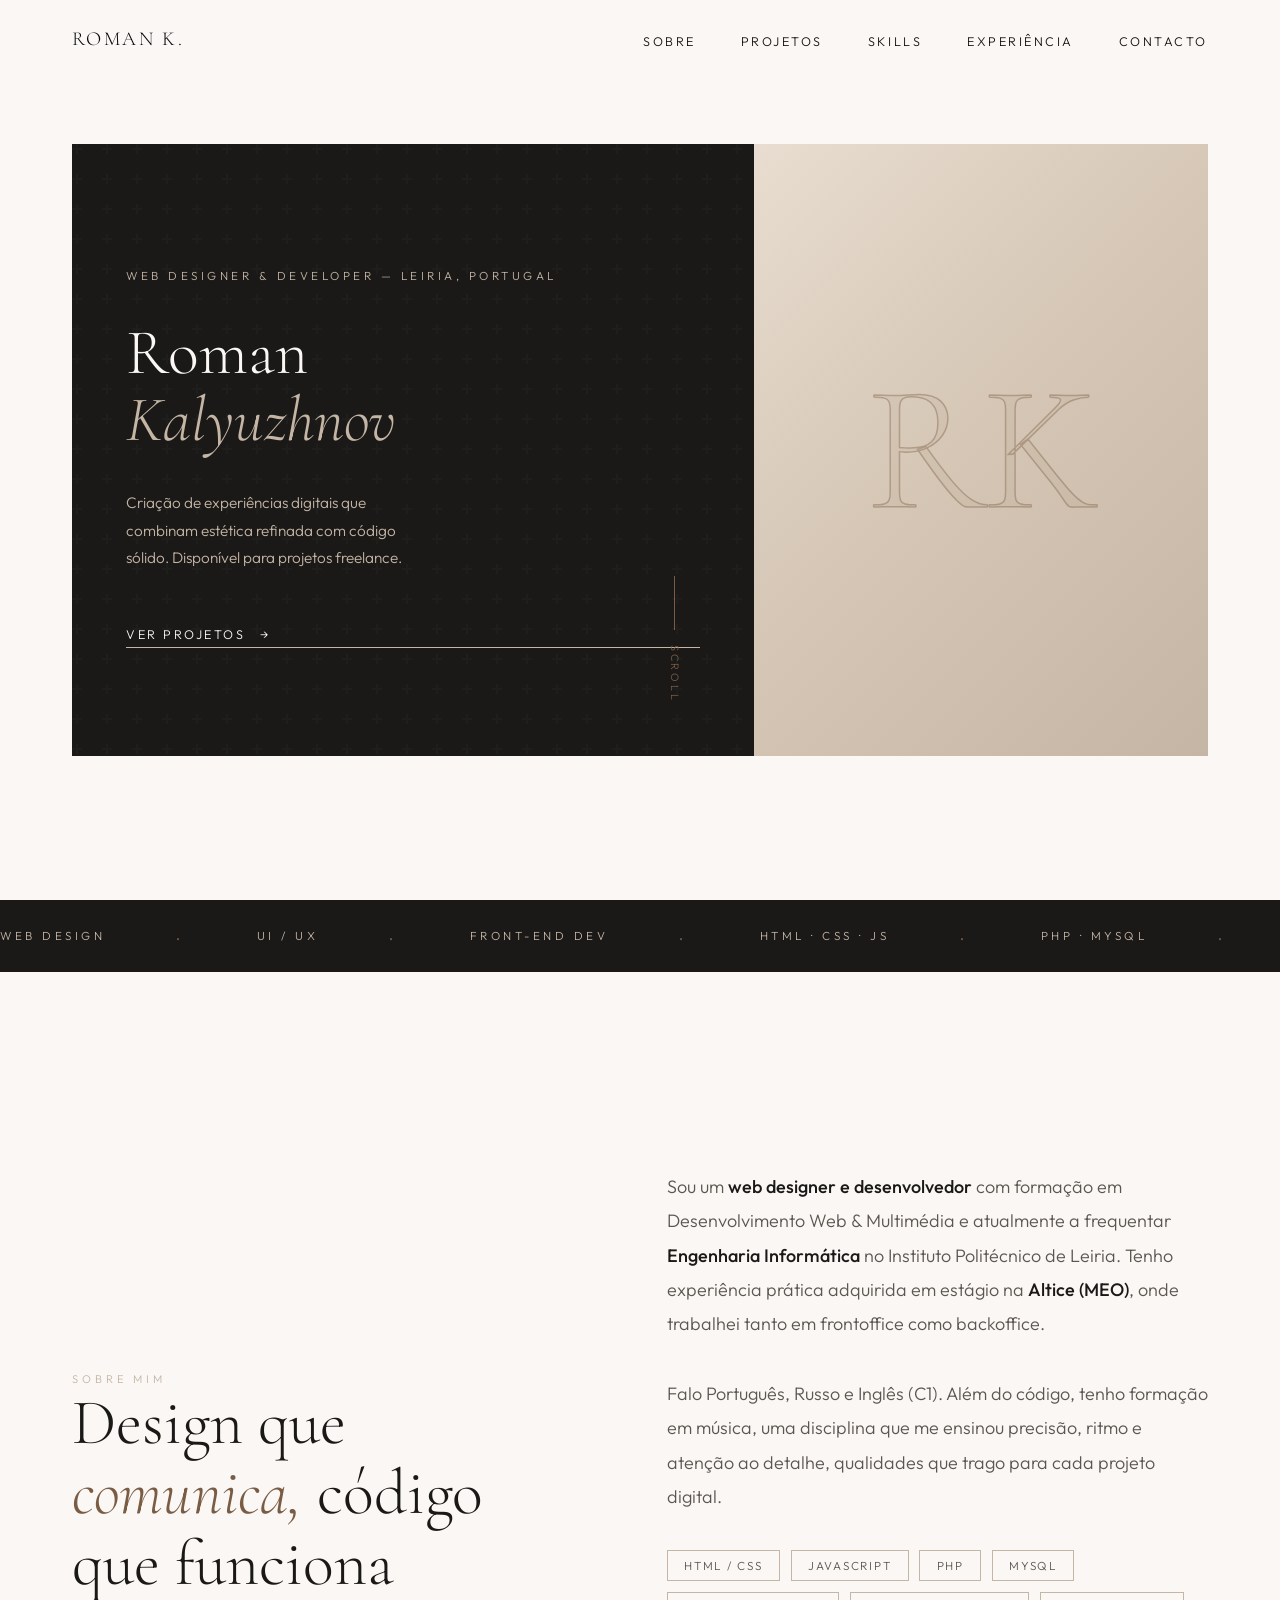
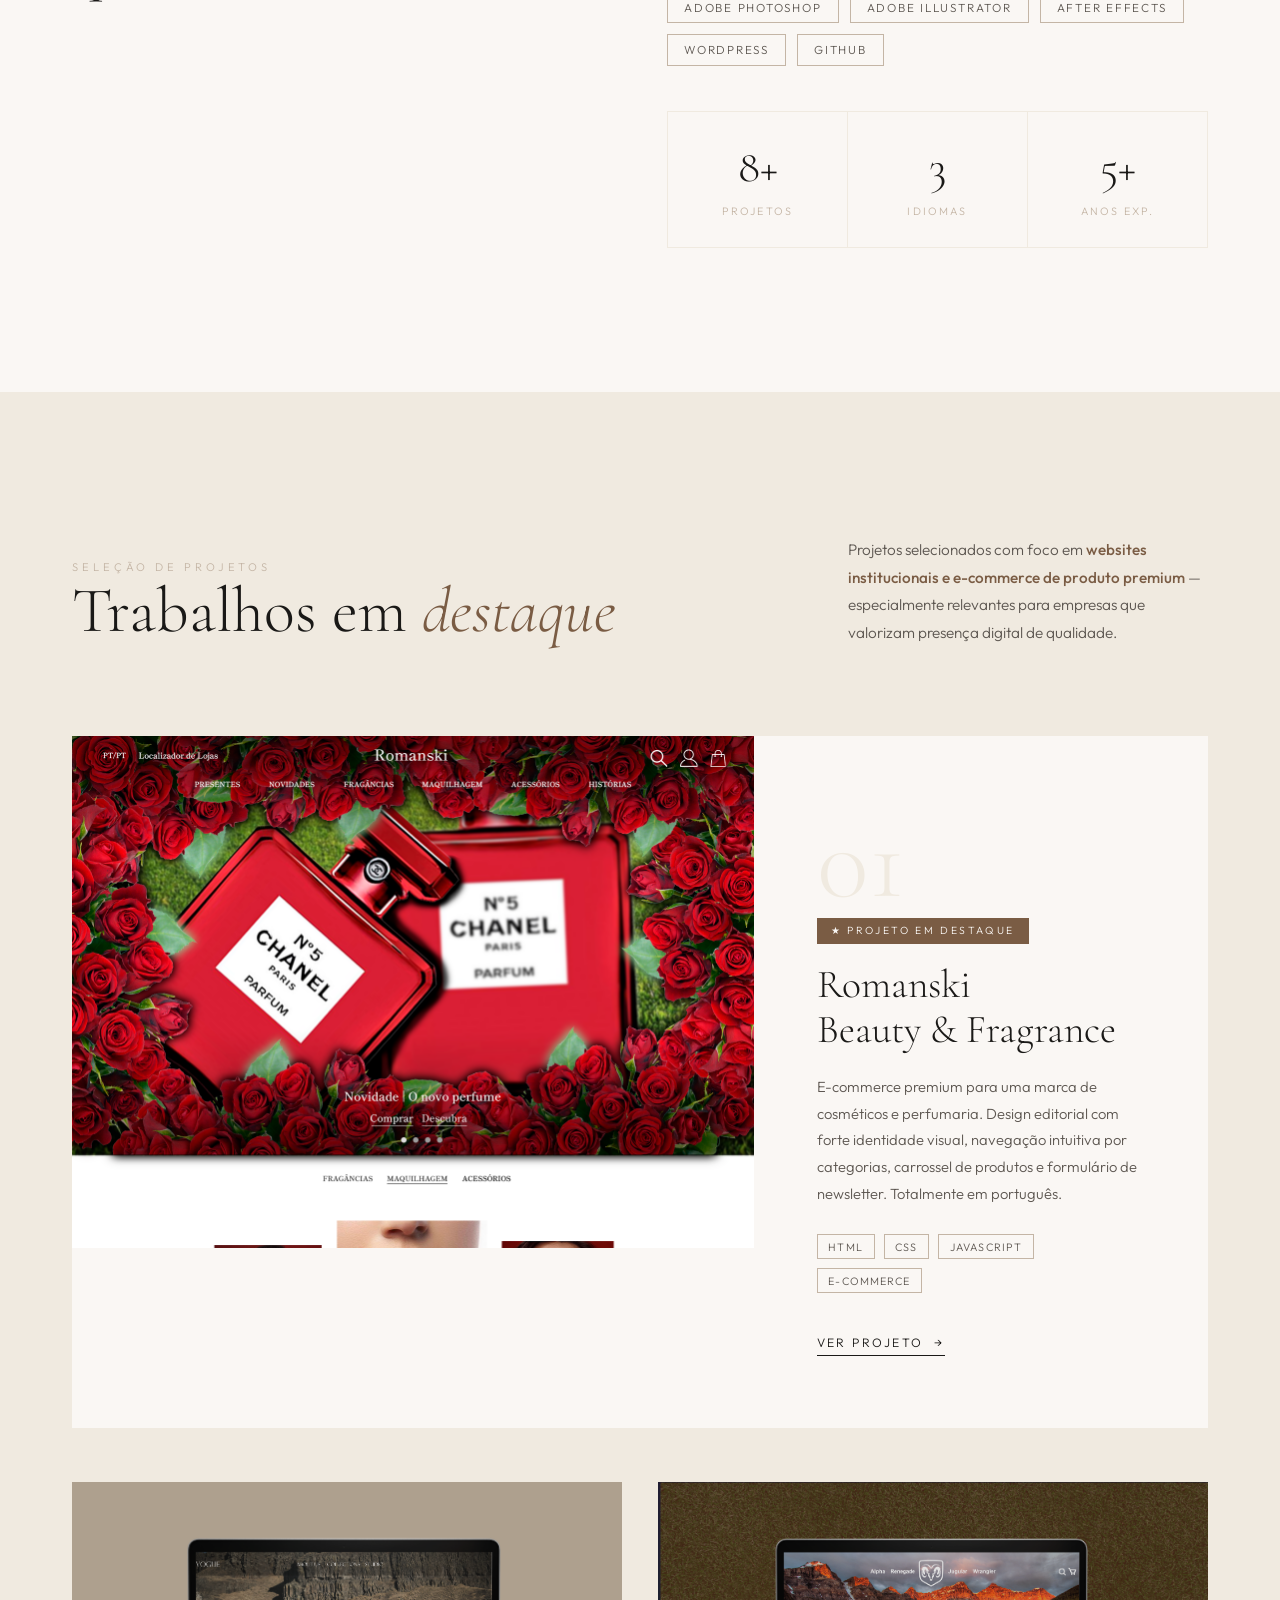
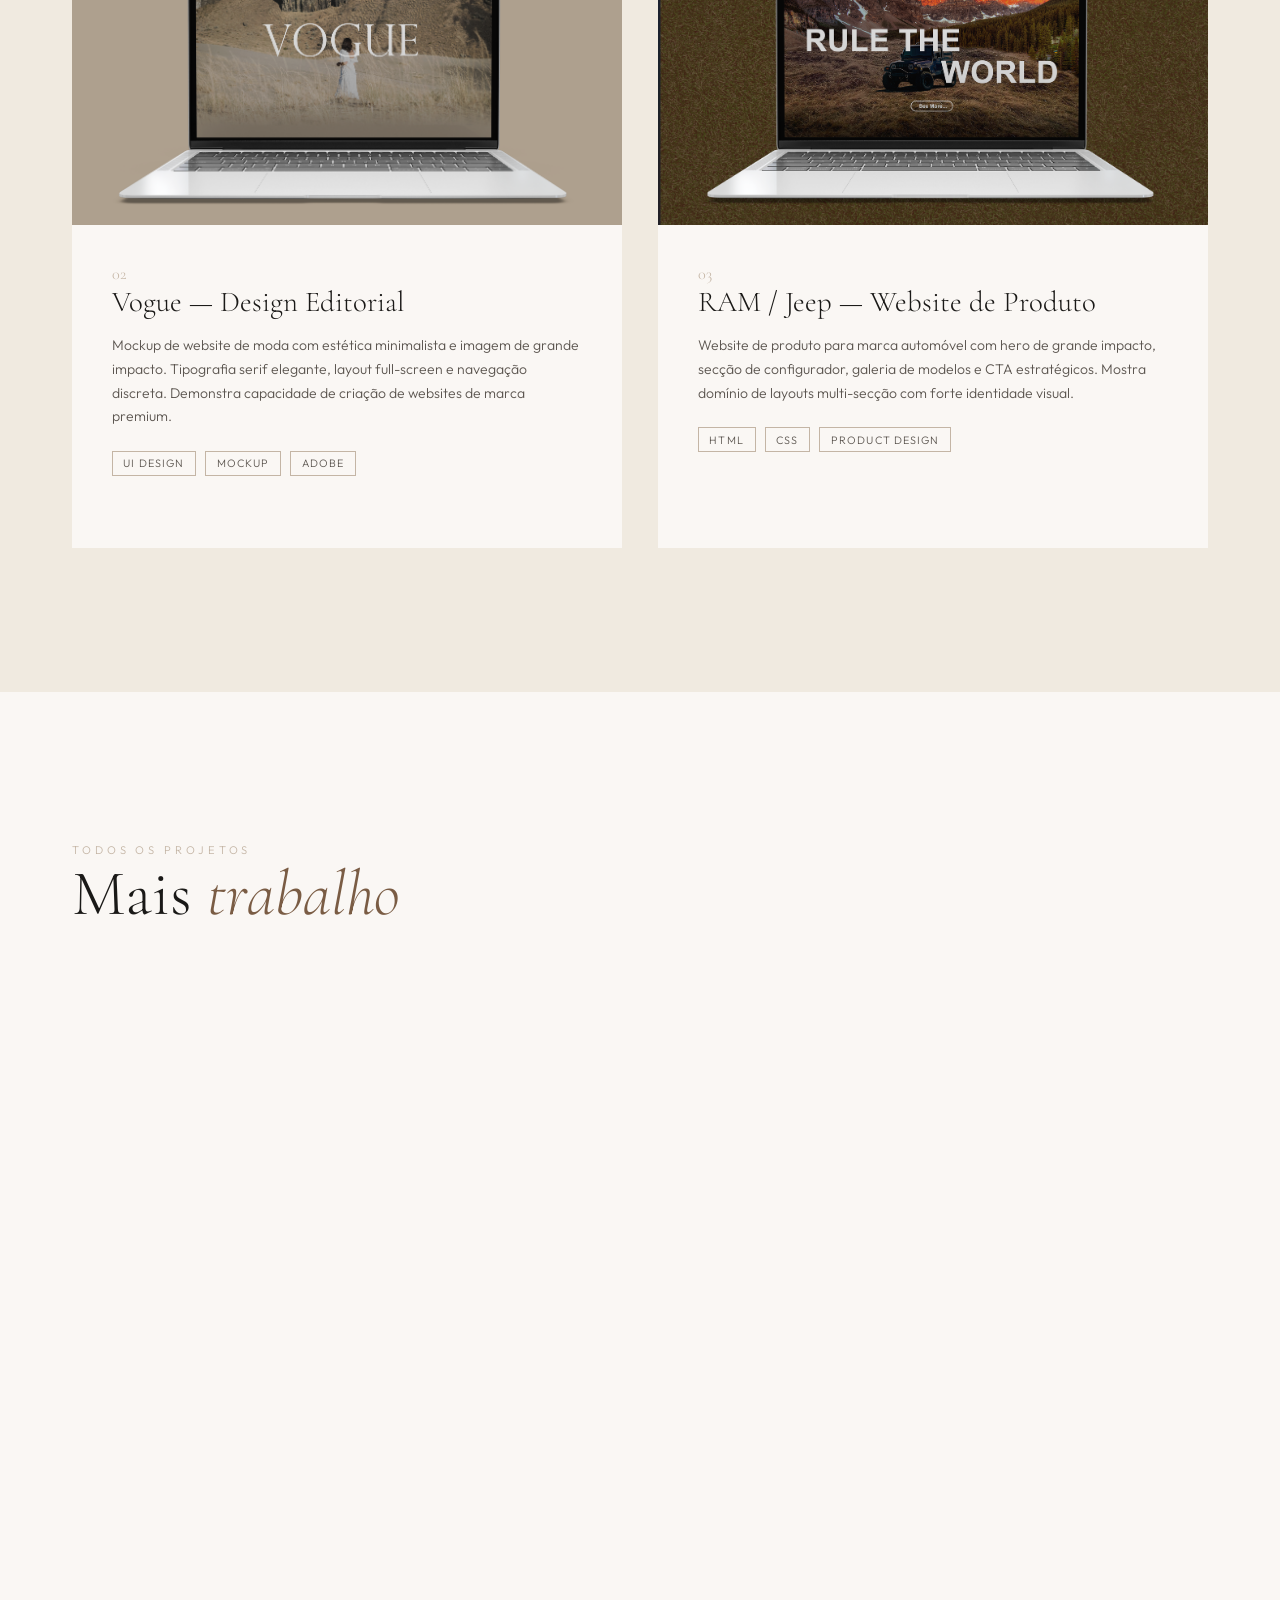
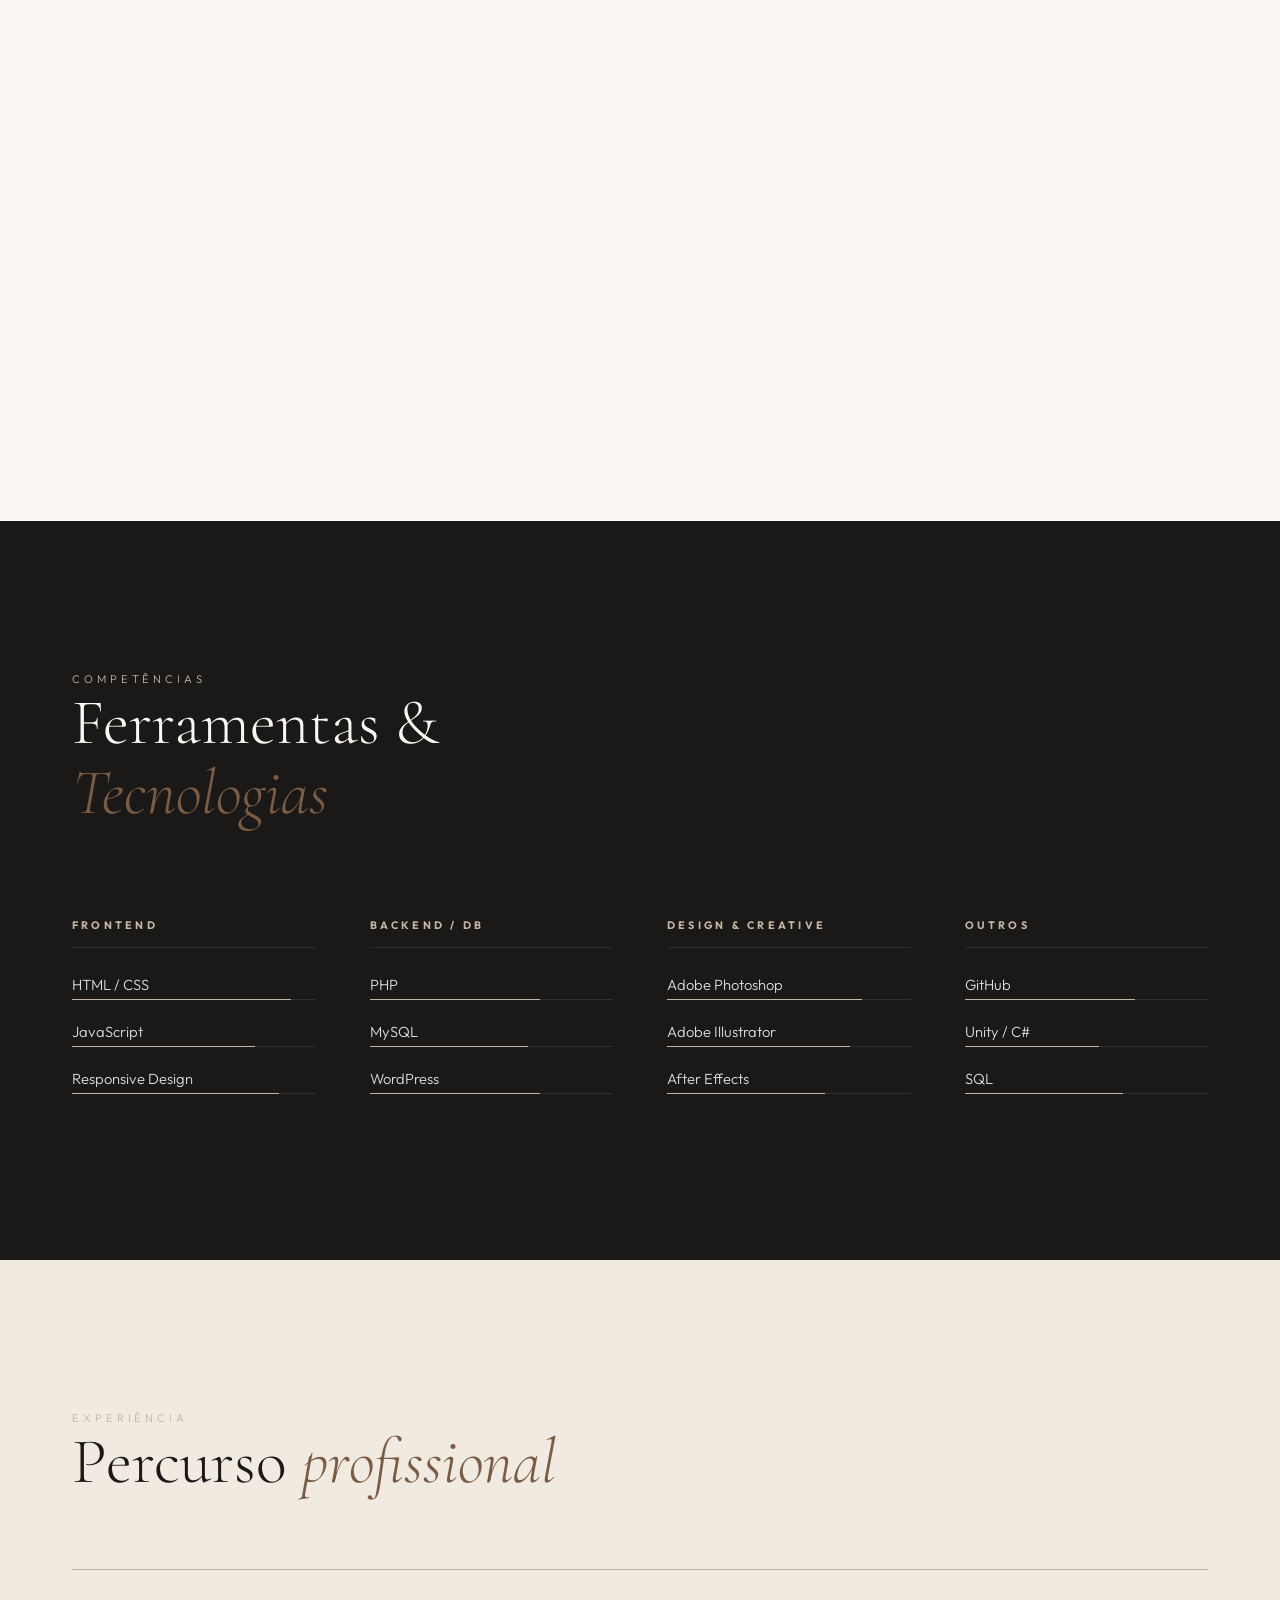
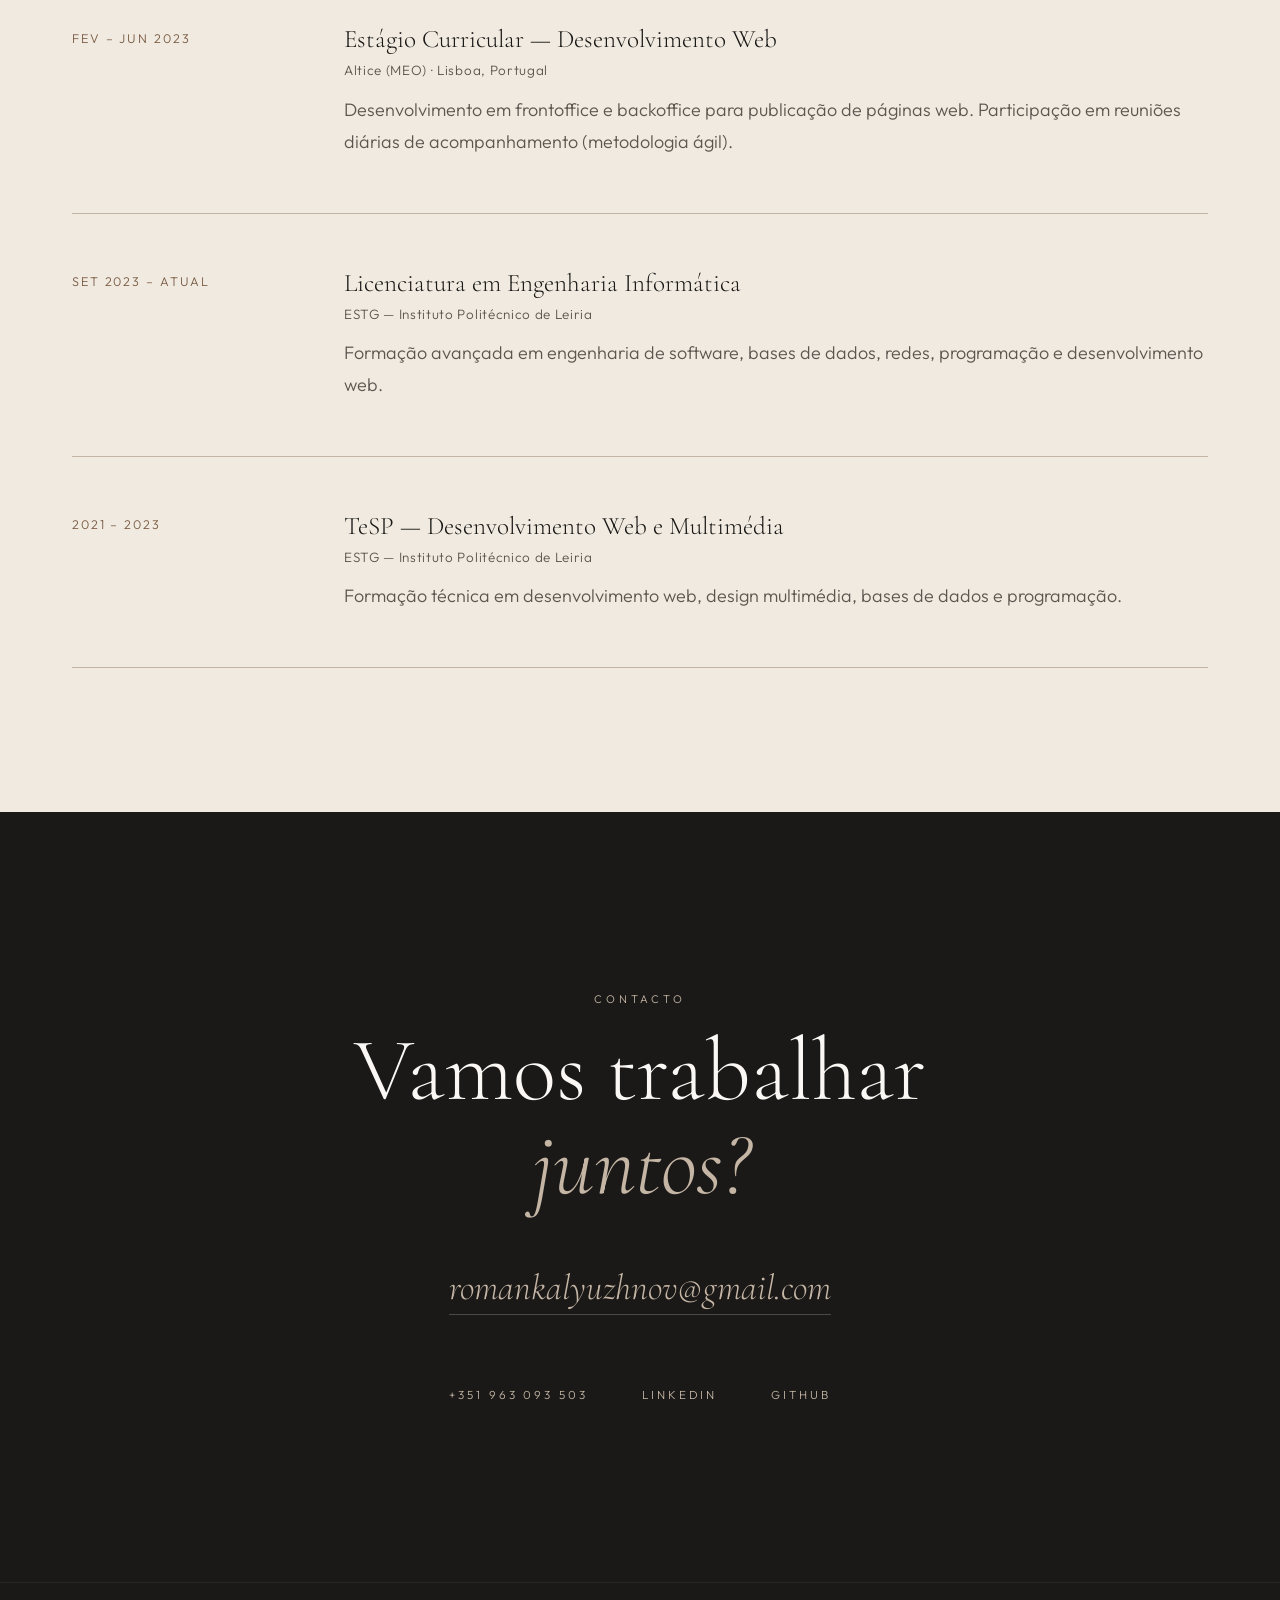
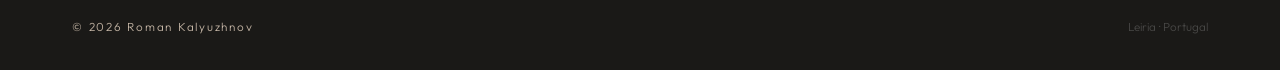
<file: index.html>
<!DOCTYPE html>
<html lang="pt">
<head>
  <meta charset="UTF-8" />
  <meta name="viewport" content="width=device-width, initial-scale=1.0"/>
  <title>Roman Kalyuzhnov — Web Designer & Developer</title>
  <link rel="preconnect" href="https://fonts.googleapis.com">
  <link href="https://fonts.googleapis.com/css2?family=Cormorant+Garamond:ital,wght@0,300;0,400;0,600;1,300;1,400&family=Outfit:wght@300;400;500&display=swap" rel="stylesheet">
  <link rel="stylesheet" href="portfolio.css" />
</head>
<body>

<!-- NAV -->
<nav>
  <a href="#hero" class="nav-logo">Roman K.</a>
  <ul class="nav-links">
    <li><a href="#about">Sobre</a></li>
    <li><a href="#featured">Projetos</a></li>
    <li><a href="#skills">Skills</a></li>
    <li><a href="#experience">Experiência</a></li>
    <li><a href="#contact">Contacto</a></li>
  </ul>
</nav>

<!-- HERO -->
<section id="hero">
  <div class="hero-left">
    <span class="hero-tag">Web Designer & Developer — Leiria, Portugal</span>
    <h1 class="hero-name">Roman<br><em>Kalyuzhnov</em></h1>
    <p class="hero-desc">Criação de experiências digitais que combinam estética refinada com código sólido. Disponível para projetos freelance.</p>
    <a href="#featured" class="hero-cta">Ver Projetos</a>
    <div class="hero-scroll">Scroll</div>
  </div>
  <div class="hero-right">
    <div class="hero-right-inner">
      <span class="hero-stone-text">RK</span>
    </div>
  </div>
</section>

<!-- TICKER -->
<div class="intro-strip">
  <div class="intro-strip-inner">
    <span>Web Design</span><span class="dot">·</span>
    <span>UI / UX</span><span class="dot">·</span>
    <span>Front-End Dev</span><span class="dot">·</span>
    <span>HTML · CSS · JS</span><span class="dot">·</span>
    <span>PHP · MySQL</span><span class="dot">·</span>
    <span>Adobe After Effects</span><span class="dot">·</span>
    <span>WordPress</span><span class="dot">·</span>
    <span>Responsive Design</span><span class="dot">·</span>
    <span>Web Design</span><span class="dot">·</span>
    <span>UI / UX</span><span class="dot">·</span>
    <span>Front-End Dev</span><span class="dot">·</span>
    <span>HTML · CSS · JS</span><span class="dot">·</span>
    <span>PHP · MySQL</span><span class="dot">·</span>
    <span>Adobe Adobe After Effects</span><span class="dot">·</span>
    <span>WordPress</span><span class="dot">·</span>
    <span>Responsive Design</span><span class="dot">·</span>
  </div>
</div>

<!-- ABOUT -->
<section id="about">
  <div class="about-left fade-up">
    <span class="section-label">Sobre mim</span>
    <h2 class="section-title">Design que <em>comunica,</em> código que funciona</h2>
  </div>
  <div class="about-right fade-up">
    <p class="about-bio">
      Sou um <strong>web designer e desenvolvedor</strong> com formação em Desenvolvimento Web & Multimédia e atualmente a frequentar <strong>Engenharia Informática</strong> no Instituto Politécnico de Leiria. Tenho experiência prática adquirida em estágio na <strong>Altice (MEO)</strong>, onde trabalhei tanto em frontoffice como backoffice.
    </p>
    <p class="about-bio">
      Falo Português, Russo e Inglês (C1). Além do código, tenho formação em música, uma disciplina que me ensinou precisão, ritmo e atenção ao detalhe, qualidades que trago para cada projeto digital.
    </p>
    <div class="about-tags">
      <span class="about-tag">HTML / CSS</span>
      <span class="about-tag">JavaScript</span>
      <span class="about-tag">PHP</span>
      <span class="about-tag">MySQL</span>
      <span class="about-tag">Adobe Photoshop</span>
      <span class="about-tag">Adobe Illustrator</span>
      <span class="about-tag">After Effects</span>
      <span class="about-tag">WordPress</span>
      <span class="about-tag">GitHub</span>
    </div>
    <div class="about-stats">
      <div class="stat">
        <span class="stat-num">8+</span>
        <span class="stat-label">Projetos</span>
      </div>
      <div class="stat">
        <span class="stat-num">3</span>
        <span class="stat-label">Idiomas</span>
      </div>
      <div class="stat">
        <span class="stat-num">5+</span>
        <span class="stat-label">Anos exp.</span>
      </div>
    </div>
  </div>
</section>

<!-- FEATURED PROJECTS (Natstone-relevant) -->
<section id="featured">
  <div class="featured-header">
    <div>
      <span class="section-label">Seleção de Projetos</span>
      <h2 class="section-title">Trabalhos em <em>destaque</em></h2>
    </div>
    <p class="featured-note">
      Projetos selecionados com foco em <strong>websites institucionais e e-commerce de produto premium</strong> — especialmente relevantes para empresas que valorizam presença digital de qualidade.
    </p>
  </div>

  <!-- FEATURED #1: Romanski — most relevant to Natstone (premium product showcase) -->
  <div class="featured-hero-card fade-up">
    <div class="fhc-img">
      <img src="img/2211707_RomanKalyuzhnov.png" alt="Romanski — E-commerce de cosméticos premium" loading="lazy"/>
    </div>
    <div class="fhc-info">
      <span class="fhc-num">01</span>
      <div>
        <span class="fhc-badge">★ Projeto em Destaque</span>
        <h3 class="fhc-title">Romanski<br>Beauty & Fragrance</h3>
        <p class="fhc-desc">E-commerce premium para uma marca de cosméticos e perfumaria. Design editorial com forte identidade visual, navegação intuitiva por categorias, carrossel de produtos e formulário de newsletter. Totalmente em português.</p>
        <div class="fhc-tech">
          <span class="tech-pill">HTML</span>
          <span class="tech-pill">CSS</span>
          <span class="tech-pill">JavaScript</span>
          <span class="tech-pill">E-commerce</span>
        </div>
        <a href="#" class="fhc-link">Ver Projeto</a>
      </div>
    </div>
  </div>

  <!-- Secondary 2-column grid -->
  <div class="featured-grid">

    <!-- Vogue Mockup -->
    <div class="feat-card fade-up">
      <div class="feat-card-img">
        <img src="img/vogue.png" alt="Vogue — Design editorial" loading="lazy"/>
      </div>
      <div class="feat-card-info">
        <span class="feat-card-num">02</span>
        <h3 class="feat-card-title">Vogue — Design Editorial</h3>
        <p class="feat-card-desc">Mockup de website de moda com estética minimalista e imagem de grande impacto. Tipografia serif elegante, layout full-screen e navegação discreta. Demonstra capacidade de criação de websites de marca premium.</p>
        <div class="fhc-tech">
          <span class="tech-pill">UI Design</span>
          <span class="tech-pill">Mockup</span>
          <span class="tech-pill">Adobe</span>
        </div>
      </div>
    </div>

    <!-- Jeep -->
    <div class="feat-card fade-up">
      <div class="feat-card-img">
        <img src="img/B1F24348-9C37-4CF2-A3FC-3904807052FF.png" alt="Jeep — Website de produto" loading="lazy"/>
      </div>
      <div class="feat-card-info">
        <span class="feat-card-num">03</span>
        <h3 class="feat-card-title">RAM / Jeep — Website de Produto</h3>
        <p class="feat-card-desc">Website de produto para marca automóvel com hero de grande impacto, secção de configurador, galeria de modelos e CTA estratégicos. Mostra domínio de layouts multi-secção com forte identidade visual.</p>
        <div class="fhc-tech">
          <span class="tech-pill">HTML</span>
          <span class="tech-pill">CSS</span>
          <span class="tech-pill">Product Design</span>
        </div>
      </div>
    </div>

  </div>
</section>

<!-- ALL PROJECTS LIST -->
<section id="projects">
  <div class="projects-header">
    <div>
      <span class="section-label">Todos os Projetos</span>
      <h2 class="section-title">Mais <em>trabalho</em></h2>
    </div>
  </div>
  <div class="projects-list">

        <div class="proj-row fade-up">
      <span class="proj-row-num">05</span>
      <span class="proj-row-name">Super Fit</span>
      <span class="proj-row-desc">Website totalmente responsivo para cadeia de ginásios. Desenvolvido em equipa de 4 com foco no design geral e estrutura de layout.</span>
      <div class="proj-row-tech">
        <span>HTML</span><span>CSS</span><span>JS</span>
      </div>
    </div>

    <div class="proj-row fade-up">
      <span class="proj-row-num">06</span>
      <span class="proj-row-name">Bom de Garfo</span>
      <span class="proj-row-desc">Website de receitas de cozinha com base de dados de utilizadores, sistema de pesquisa e upload de receitas. Projeto académico em equipa de 4.</span>
      <div class="proj-row-tech">
        <span>PHP</span><span>MySQL</span><span>JS</span>
      </div>
    </div>

    
    <div class="proj-row fade-up">
      <span class="proj-row-num">04</span>
      <span class="proj-row-name">Bopify</span>
      <span class="proj-row-desc">Plataforma de streaming musical com layout criativo, secções editoriais e design arrojado em dark theme com acentos neon.</span>
      <div class="proj-row-tech">
        <span>HTML</span><span>CSS</span><span>JS</span>
      </div>
    </div>
    
    <div class="proj-row fade-up">
      <span class="proj-row-num">04</span>
      <span class="proj-row-name">Roman - Jogos e afins</span>
      <span class="proj-row-desc">Website interativo criado apenas para treinar alguns estilos diferentes com um display de jogos.Website com tons escuros e alguns elementos vibrantes.</span>
      <div class="proj-row-tech">
        <span>HTML</span><span>CSS</span><span>JS</span>
      </div>
    </div>

    <div class="proj-row fade-up">
      <span class="proj-row-num">07</span>
      <span class="proj-row-name">Video Fast Motion</span>
      <span class="proj-row-desc">Produção audiovisual em fast motion com motion graphics e edição criativa. Projeto realizado em duo usando Adobe After Effects.</span>
      <div class="proj-row-tech">
        <span>After Effects</span><span>Premiere</span>
      </div>
    </div>

    <div class="proj-row fade-up">
      <span class="proj-row-num">08</span>
      <span class="proj-row-name">Jogo 3D — Unity</span>
      <span class="proj-row-desc">Desenvolvimento de um jogo 3D completo em Unity, realizado individualmente. Inclui modelação, física, colisões e game loop.</span>
      <div class="proj-row-tech">
        <span>Unity</span><span>C#</span><span>3D</span>
      </div>
    </div>

  </div>
</section>

<!-- SKILLS -->
<section id="skills">
  <span class="section-label">Competências</span>
  <h2 class="section-title">Ferramentas &amp; <em>Tecnologias</em></h2>
  <div class="skills-grid">
    <div class="skill-group">
      <h4>Frontend</h4>
      <div class="skill-item">
        <span class="skill-name">HTML / CSS</span>
        <div class="skill-bar"><div class="skill-bar-fill" style="width:90%"></div></div>
      </div>
      <div class="skill-item">
        <span class="skill-name">JavaScript</span>
        <div class="skill-bar"><div class="skill-bar-fill" style="width:75%"></div></div>
      </div>
      <div class="skill-item">
        <span class="skill-name">Responsive Design</span>
        <div class="skill-bar"><div class="skill-bar-fill" style="width:85%"></div></div>
      </div>
    </div>
    <div class="skill-group">
      <h4>Backend / DB</h4>
      <div class="skill-item">
        <span class="skill-name">PHP</span>
        <div class="skill-bar"><div class="skill-bar-fill" style="width:70%"></div></div>
      </div>
      <div class="skill-item">
        <span class="skill-name">MySQL</span>
        <div class="skill-bar"><div class="skill-bar-fill" style="width:65%"></div></div>
      </div>
      <div class="skill-item">
        <span class="skill-name">WordPress</span>
        <div class="skill-bar"><div class="skill-bar-fill" style="width:70%"></div></div>
      </div>
    </div>
    <div class="skill-group">
      <h4>Design & Creative</h4>
      <div class="skill-item">
        <span class="skill-name">Adobe Photoshop</span>
        <div class="skill-bar"><div class="skill-bar-fill" style="width:80%"></div></div>
      </div>
      <div class="skill-item">
        <span class="skill-name">Adobe Illustrator</span>
        <div class="skill-bar"><div class="skill-bar-fill" style="width:75%"></div></div>
      </div>
      <div class="skill-item">
        <span class="skill-name">After Effects</span>
        <div class="skill-bar"><div class="skill-bar-fill" style="width:65%"></div></div>
      </div>
    </div>
    <div class="skill-group">
      <h4>Outros</h4>
      <div class="skill-item">
        <span class="skill-name">GitHub</span>
        <div class="skill-bar"><div class="skill-bar-fill" style="width:70%"></div></div>
      </div>
      <div class="skill-item">
        <span class="skill-name">Unity / C#</span>
        <div class="skill-bar"><div class="skill-bar-fill" style="width:55%"></div></div>
      </div>
      <div class="skill-item">
        <span class="skill-name">SQL</span>
        <div class="skill-bar"><div class="skill-bar-fill" style="width:65%"></div></div>
      </div>
    </div>
  </div>
</section>

<!-- EXPERIENCE -->
<section id="experience">
  <span class="section-label">Experiência</span>
  <h2 class="section-title">Percurso <em>profissional</em></h2>
  <div class="exp-list">
    <div class="exp-item fade-up">
      <span class="exp-date">Fev – Jun 2023</span>
      <div>
        <div class="exp-role">Estágio Curricular — Desenvolvimento Web</div>
        <div class="exp-company">Altice (MEO) · Lisboa, Portugal</div>
        <p class="exp-desc">Desenvolvimento em frontoffice e backoffice para publicação de páginas web. Participação em reuniões diárias de acompanhamento (metodologia ágil).</p>
      </div>
    </div>
    <div class="exp-item fade-up">
      <span class="exp-date">Set 2023 – Atual</span>
      <div>
        <div class="exp-role">Licenciatura em Engenharia Informática</div>
        <div class="exp-company">ESTG — Instituto Politécnico de Leiria</div>
        <p class="exp-desc">Formação avançada em engenharia de software, bases de dados, redes, programação e desenvolvimento web.</p>
      </div>
    </div>
    <div class="exp-item fade-up">
      <span class="exp-date">2021 – 2023</span>
      <div>
        <div class="exp-role">TeSP — Desenvolvimento Web e Multimédia</div>
        <div class="exp-company">ESTG — Instituto Politécnico de Leiria</div>
        <p class="exp-desc">Formação técnica em desenvolvimento web, design multimédia, bases de dados e programação.</p>
      </div>
    </div>
  </div>
</section>

<!-- CONTACT -->
<section id="contact">
  <span class="section-label">Contacto</span>
  <h2 class="contact-title">Vamos trabalhar<br><em>juntos?</em></h2>
  <a href="mailto:romankalyuzhnov@gmail.com" class="contact-email">romankalyuzhnov@gmail.com</a>
  <div class="contact-links">
    <a href="tel:+351963093503" class="contact-link">+351 963 093 503</a>
    <a href="https://www.linkedin.com/in/roman-kalyuzhnov-aa4647225/" class="contact-link">LinkedIn</a>
    <a href="https://github.com/ro0mk" class="contact-link">GitHub</a>
  </div>
</section>

<!-- FOOTER -->
<footer>
  <span class="footer-copy">© 2026 Roman Kalyuzhnov</span>
  <span class="footer-made">Leiria · Portugal</span>
</footer>

<script>
  // Intersection Observer for fade-up animations
  const observer = new IntersectionObserver((entries) => {
    entries.forEach(el => {
      if (el.isIntersecting) el.target.classList.add('visible');
    });
  }, { threshold: 0.1 });
  document.querySelectorAll('.fade-up').forEach(el => observer.observe(el));
</script>

</body>
</html>
</file>
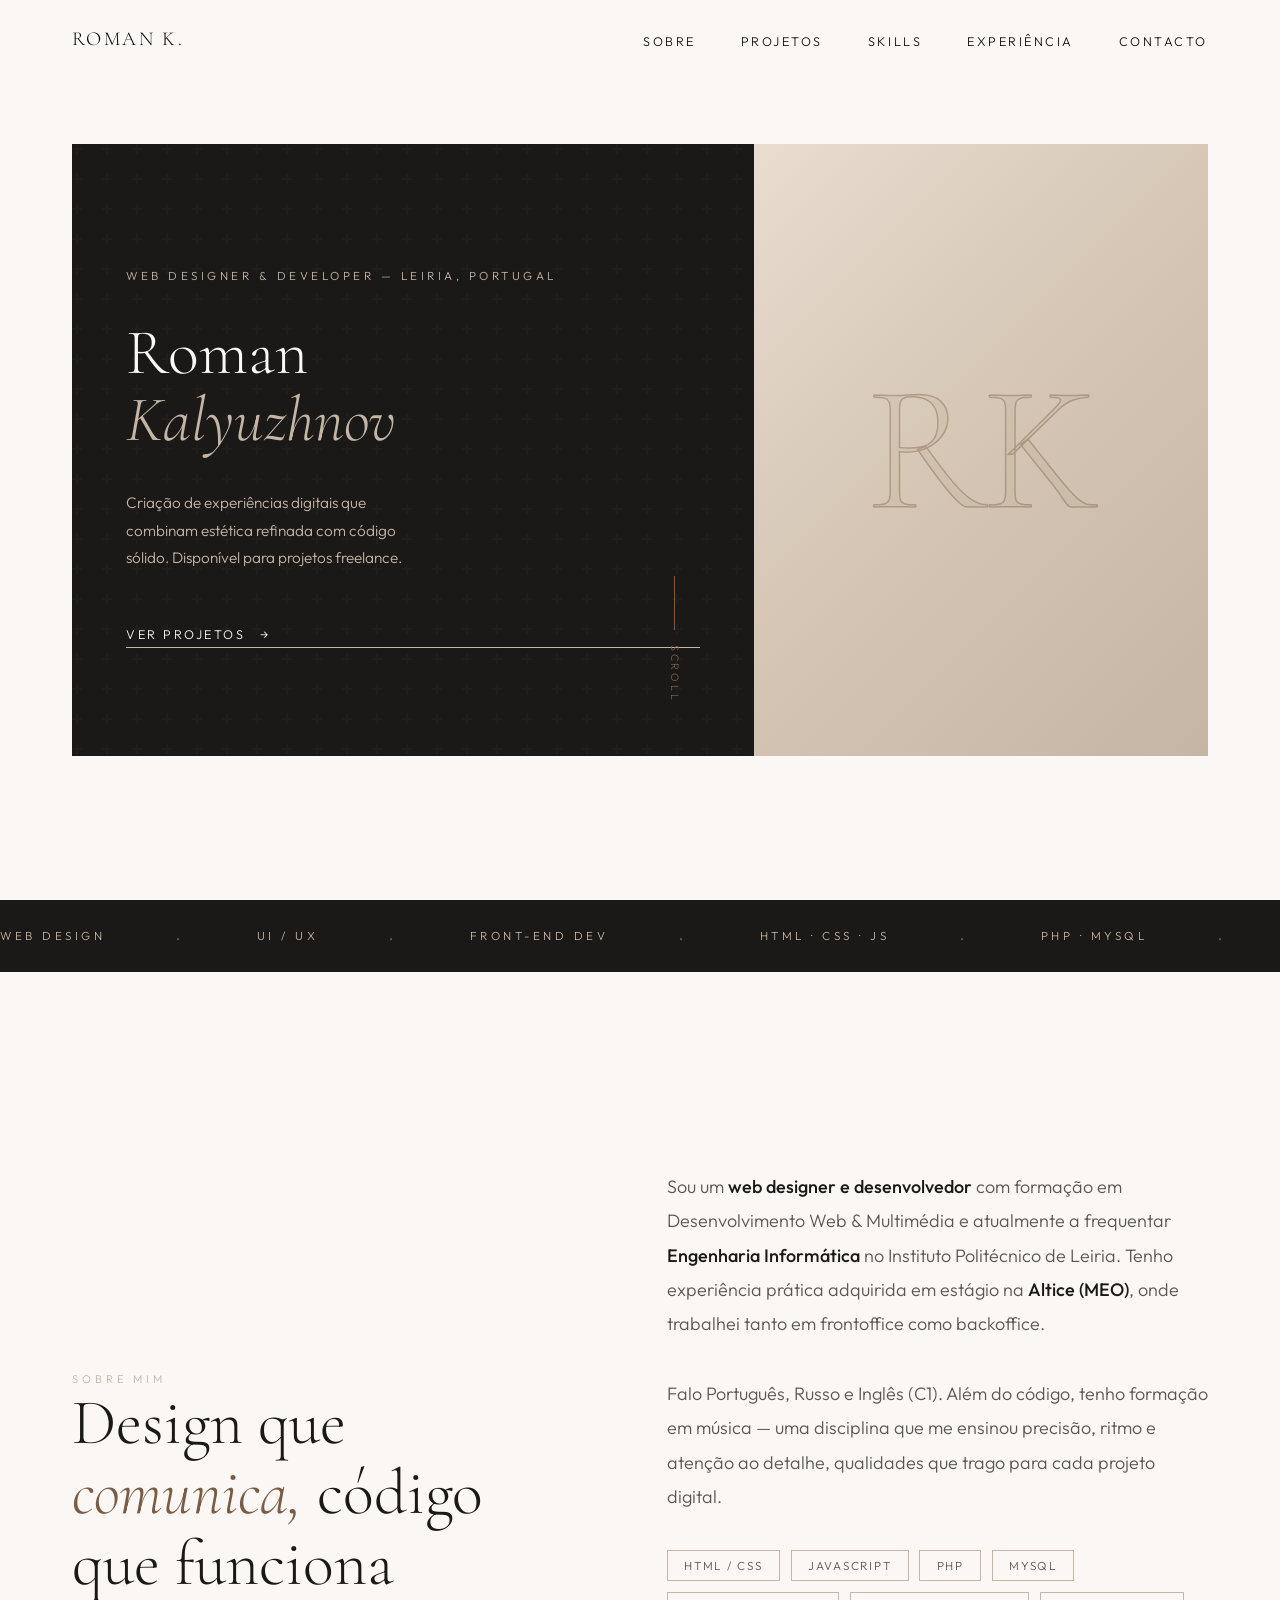
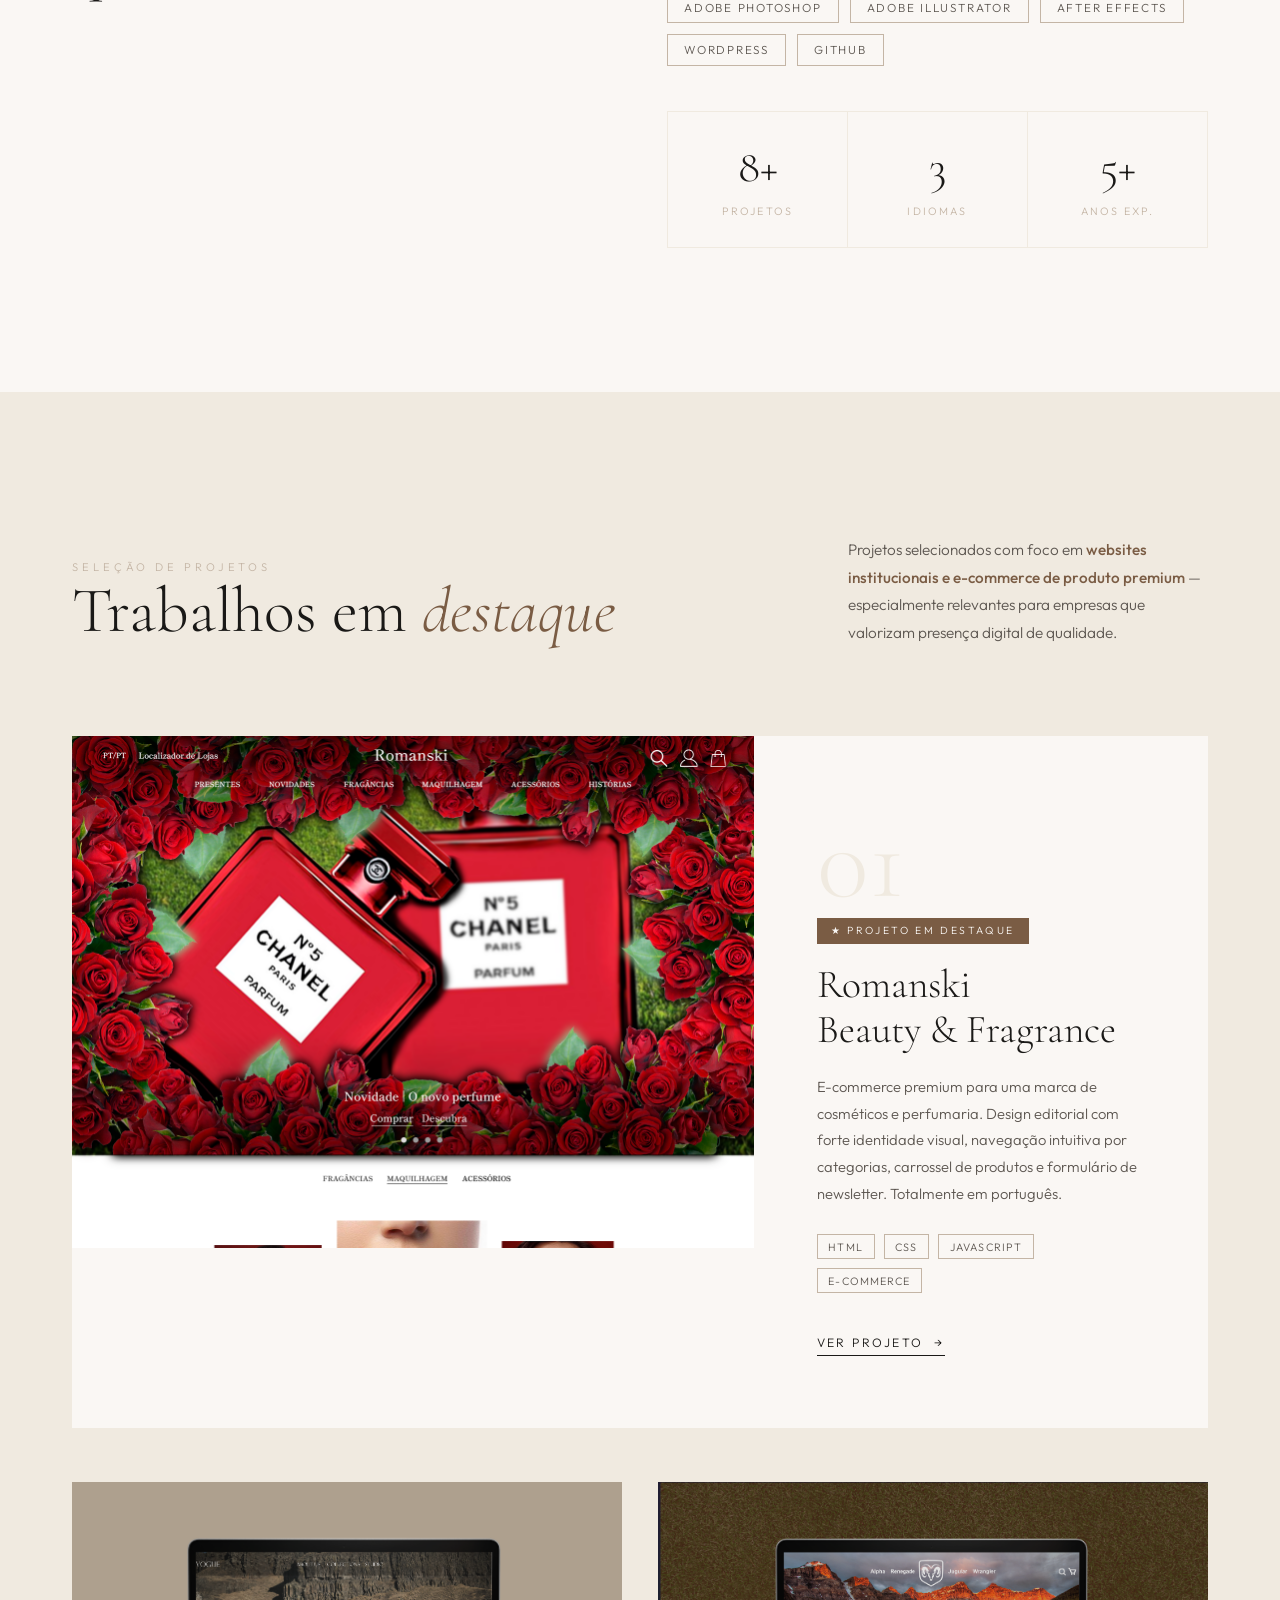
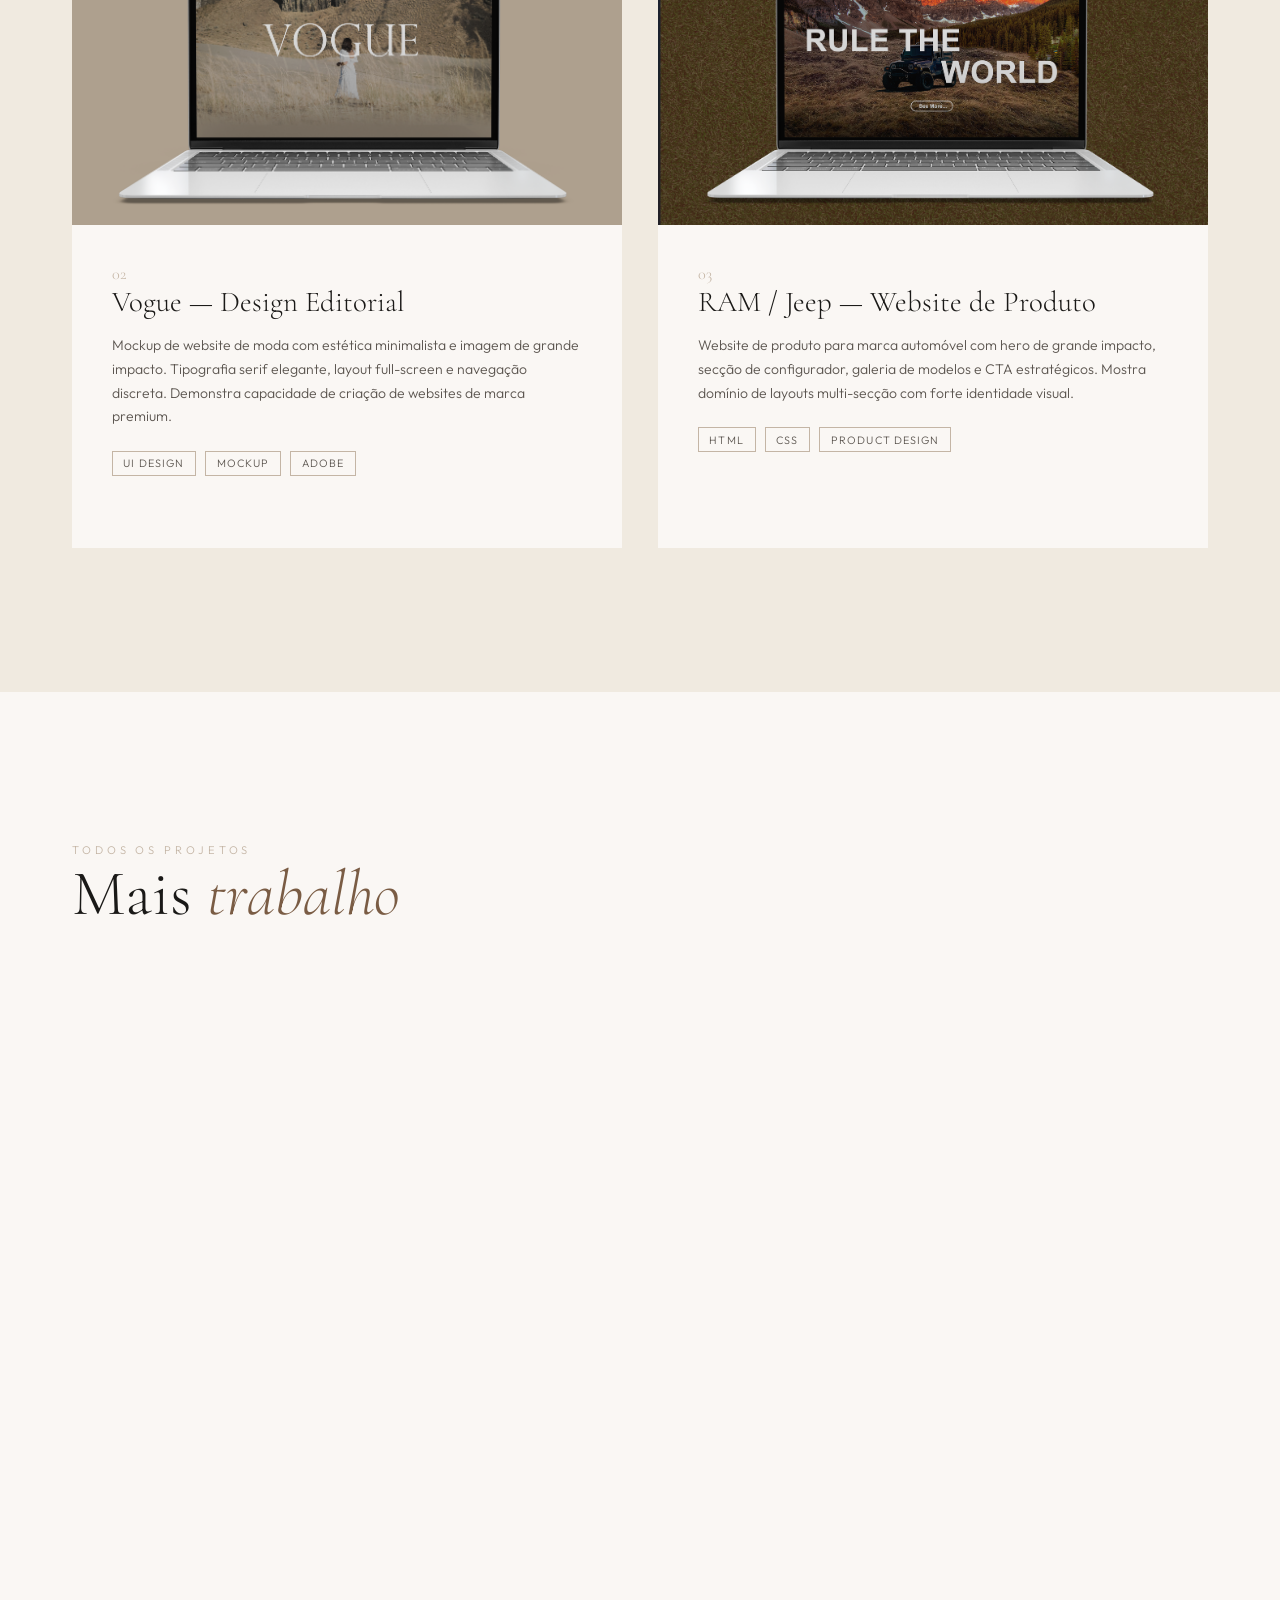
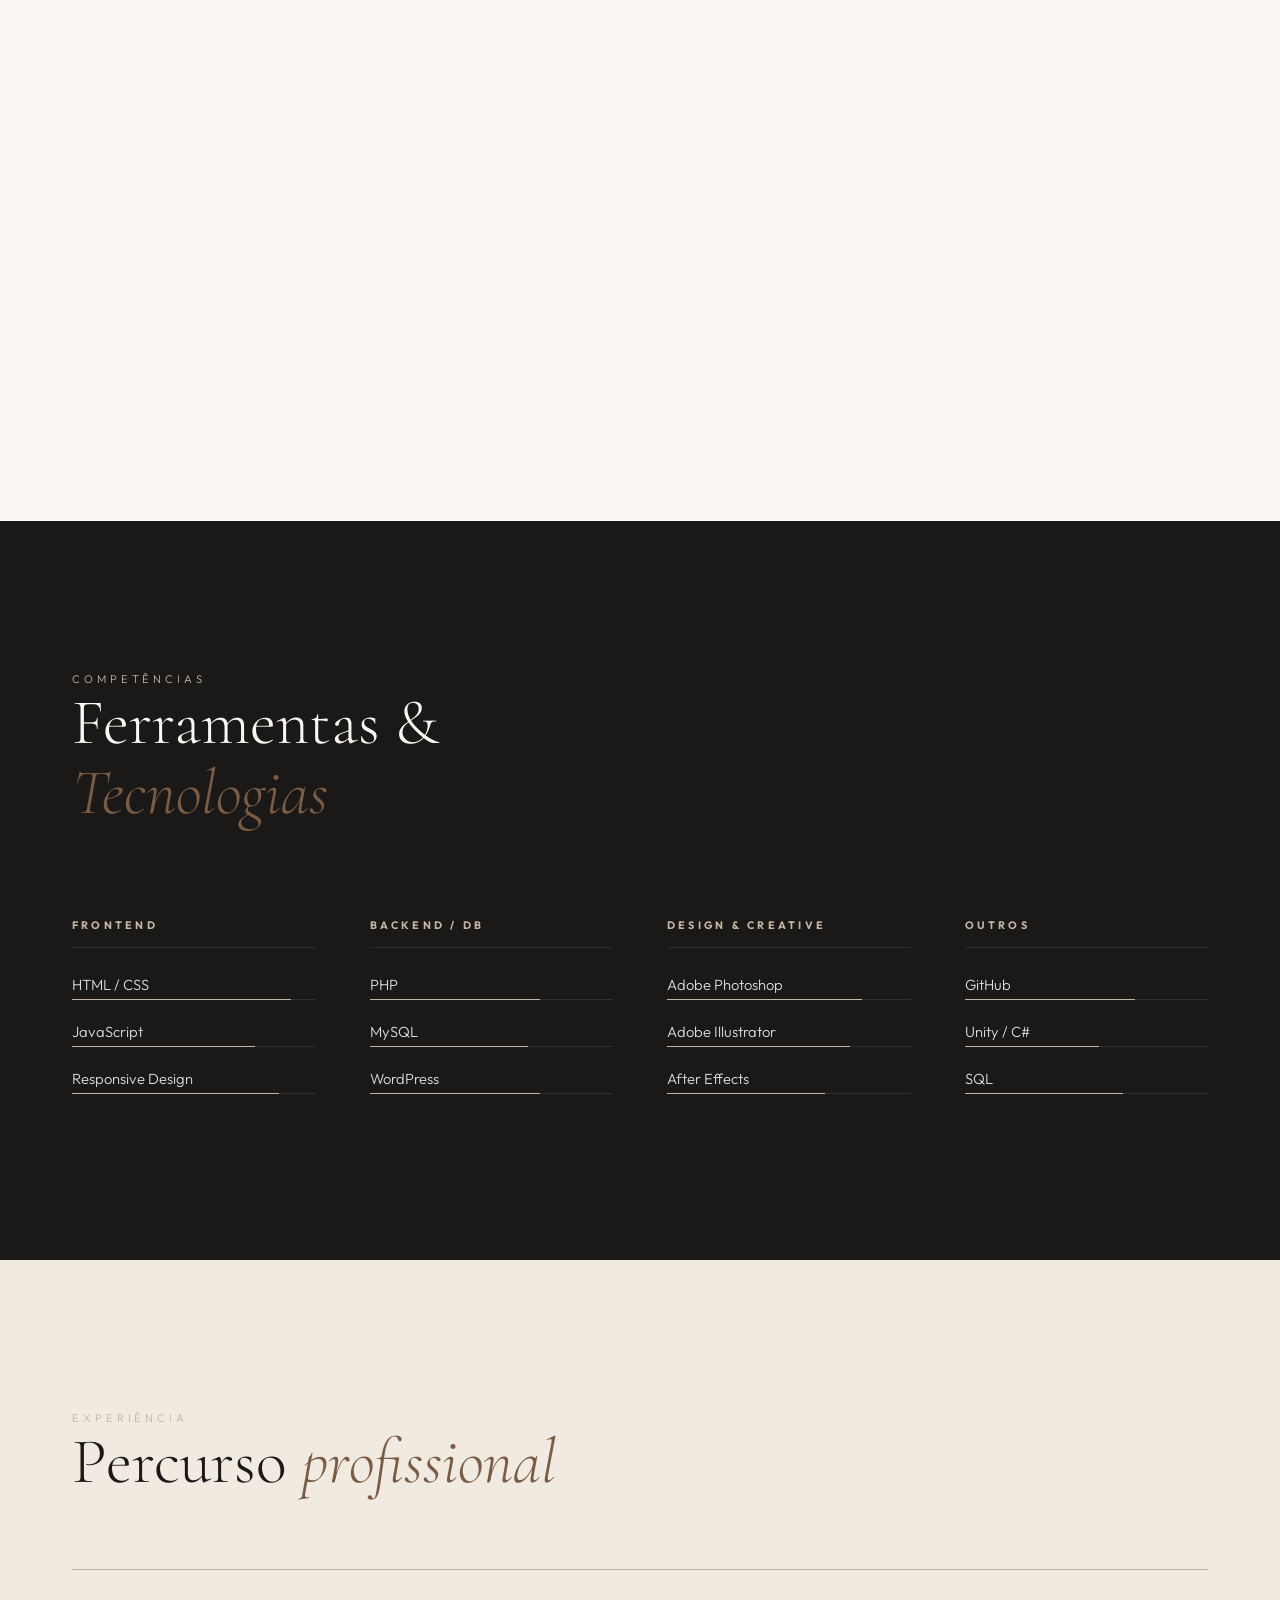
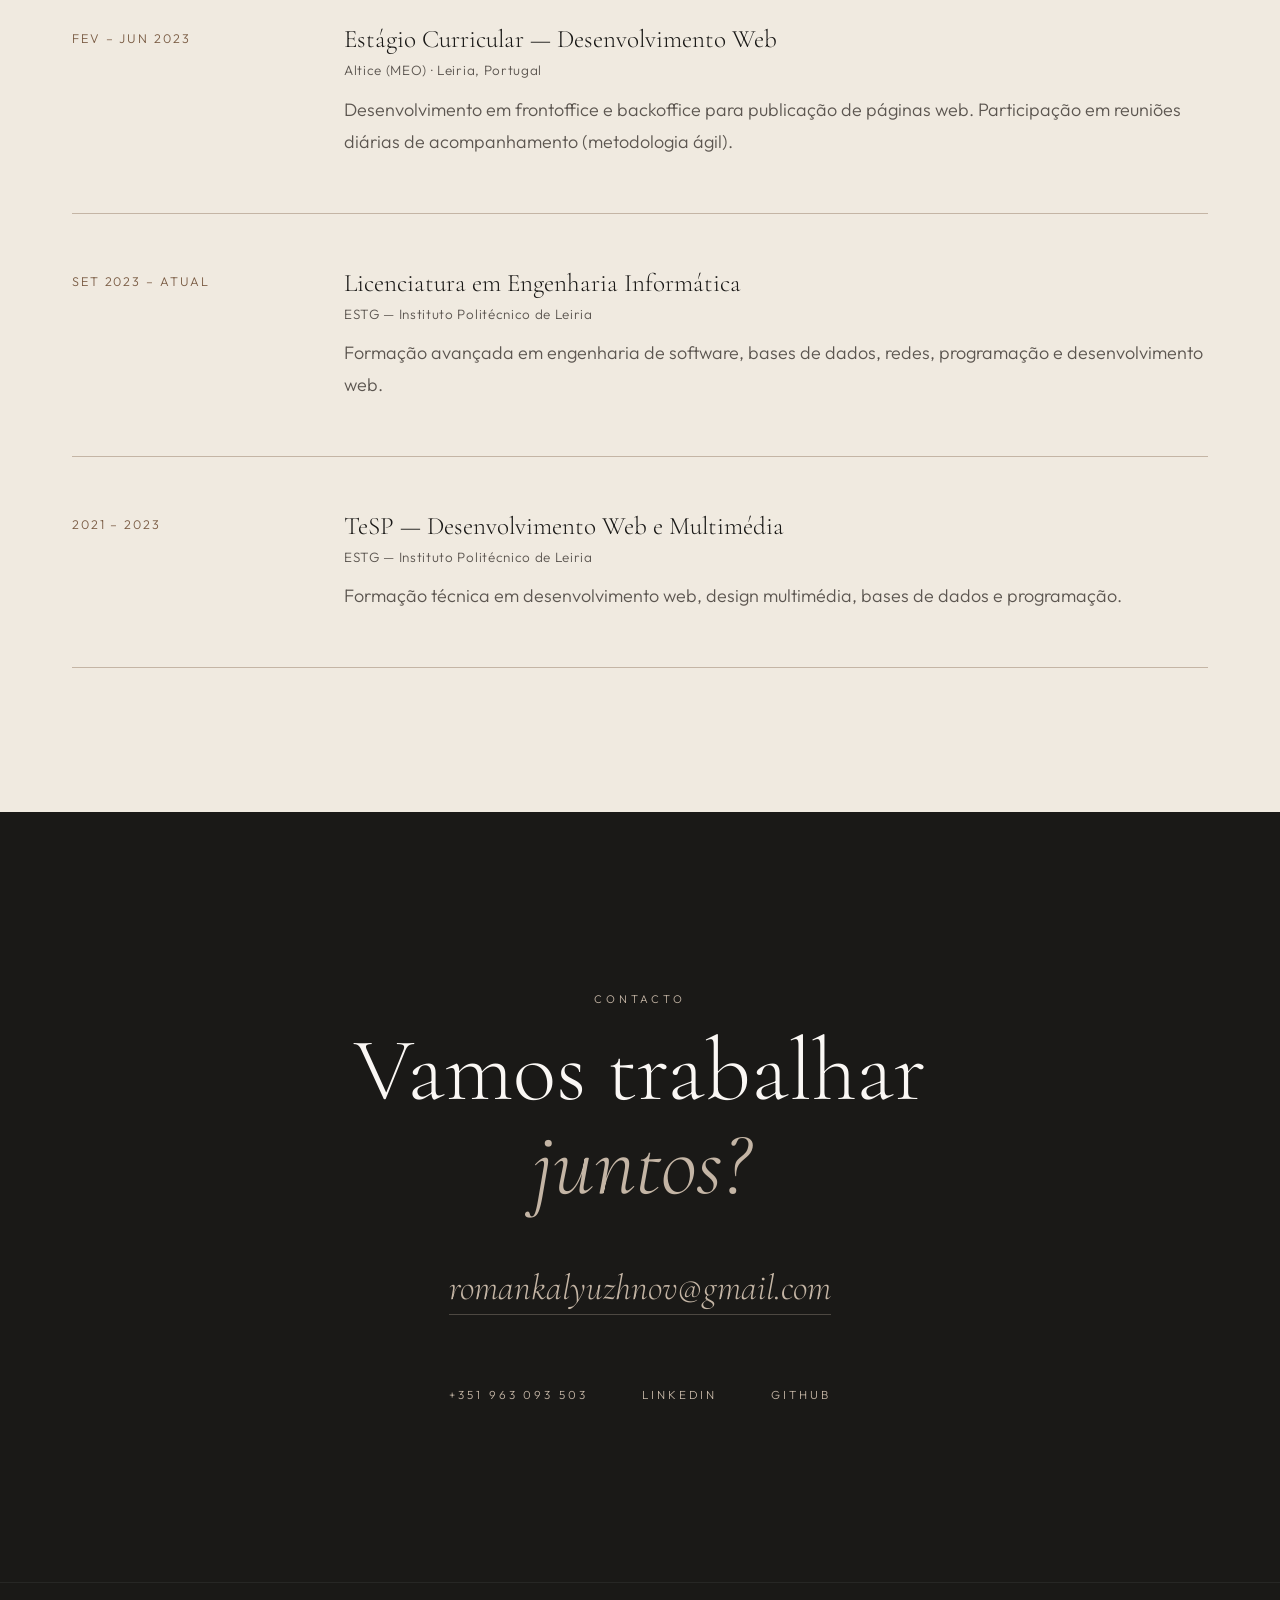
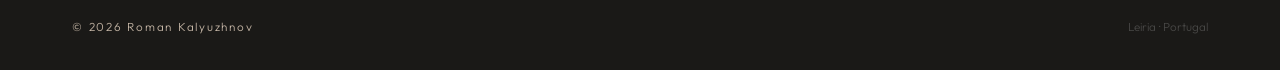
<file: portfolio.html>
<!DOCTYPE html>
<html lang="pt">
<head>
  <meta charset="UTF-8" />
  <meta name="viewport" content="width=device-width, initial-scale=1.0"/>
  <title>Roman Kalyuzhnov — Web Designer & Developer</title>
  <link rel="preconnect" href="https://fonts.googleapis.com">
  <link href="https://fonts.googleapis.com/css2?family=Cormorant+Garamond:ital,wght@0,300;0,400;0,600;1,300;1,400&family=Outfit:wght@300;400;500&display=swap" rel="stylesheet">
  <link rel="stylesheet" href="portfolio.css" />
</head>
<body>

<!-- NAV -->
<nav>
  <a href="#hero" class="nav-logo">Roman K.</a>
  <ul class="nav-links">
    <li><a href="#about">Sobre</a></li>
    <li><a href="#featured">Projetos</a></li>
    <li><a href="#skills">Skills</a></li>
    <li><a href="#experience">Experiência</a></li>
    <li><a href="#contact">Contacto</a></li>
  </ul>
</nav>

<!-- HERO -->
<section id="hero">
  <div class="hero-left">
    <span class="hero-tag">Web Designer & Developer — Leiria, Portugal</span>
    <h1 class="hero-name">Roman<br><em>Kalyuzhnov</em></h1>
    <p class="hero-desc">Criação de experiências digitais que combinam estética refinada com código sólido. Disponível para projetos freelance.</p>
    <a href="#featured" class="hero-cta">Ver Projetos</a>
    <div class="hero-scroll">Scroll</div>
  </div>
  <div class="hero-right">
    <div class="hero-right-inner">
      <span class="hero-stone-text">RK</span>
    </div>
  </div>
</section>

<!-- TICKER -->
<div class="intro-strip">
  <div class="intro-strip-inner">
    <span>Web Design</span><span class="dot">·</span>
    <span>UI / UX</span><span class="dot">·</span>
    <span>Front-End Dev</span><span class="dot">·</span>
    <span>HTML · CSS · JS</span><span class="dot">·</span>
    <span>PHP · MySQL</span><span class="dot">·</span>
    <span>Adobe After Effects</span><span class="dot">·</span>
    <span>WordPress</span><span class="dot">·</span>
    <span>Responsive Design</span><span class="dot">·</span>
    <span>Web Design</span><span class="dot">·</span>
    <span>UI / UX</span><span class="dot">·</span>
    <span>Front-End Dev</span><span class="dot">·</span>
    <span>HTML · CSS · JS</span><span class="dot">·</span>
    <span>PHP · MySQL</span><span class="dot">·</span>
    <span>Adobe Adobe After Effects</span><span class="dot">·</span>
    <span>WordPress</span><span class="dot">·</span>
    <span>Responsive Design</span><span class="dot">·</span>
  </div>
</div>

<!-- ABOUT -->
<section id="about">
  <div class="about-left fade-up">
    <span class="section-label">Sobre mim</span>
    <h2 class="section-title">Design que <em>comunica,</em> código que funciona</h2>
  </div>
  <div class="about-right fade-up">
    <p class="about-bio">
      Sou um <strong>web designer e desenvolvedor</strong> com formação em Desenvolvimento Web & Multimédia e atualmente a frequentar <strong>Engenharia Informática</strong> no Instituto Politécnico de Leiria. Tenho experiência prática adquirida em estágio na <strong>Altice (MEO)</strong>, onde trabalhei tanto em frontoffice como backoffice.
    </p>
    <p class="about-bio">
      Falo Português, Russo e Inglês (C1). Além do código, tenho formação em música — uma disciplina que me ensinou precisão, ritmo e atenção ao detalhe, qualidades que trago para cada projeto digital.
    </p>
    <div class="about-tags">
      <span class="about-tag">HTML / CSS</span>
      <span class="about-tag">JavaScript</span>
      <span class="about-tag">PHP</span>
      <span class="about-tag">MySQL</span>
      <span class="about-tag">Adobe Photoshop</span>
      <span class="about-tag">Adobe Illustrator</span>
      <span class="about-tag">After Effects</span>
      <span class="about-tag">WordPress</span>
      <span class="about-tag">GitHub</span>
    </div>
    <div class="about-stats">
      <div class="stat">
        <span class="stat-num">8+</span>
        <span class="stat-label">Projetos</span>
      </div>
      <div class="stat">
        <span class="stat-num">3</span>
        <span class="stat-label">Idiomas</span>
      </div>
      <div class="stat">
        <span class="stat-num">5+</span>
        <span class="stat-label">Anos exp.</span>
      </div>
    </div>
  </div>
</section>

<!-- FEATURED PROJECTS (Natstone-relevant) -->
<section id="featured">
  <div class="featured-header">
    <div>
      <span class="section-label">Seleção de Projetos</span>
      <h2 class="section-title">Trabalhos em <em>destaque</em></h2>
    </div>
    <p class="featured-note">
      Projetos selecionados com foco em <strong>websites institucionais e e-commerce de produto premium</strong> — especialmente relevantes para empresas que valorizam presença digital de qualidade.
    </p>
  </div>

  <!-- FEATURED #1: Romanski — most relevant to Natstone (premium product showcase) -->
  <div class="featured-hero-card fade-up">
    <div class="fhc-img">
      <img src="img/2211707_RomanKalyuzhnov.png" alt="Romanski — E-commerce de cosméticos premium" loading="lazy"/>
    </div>
    <div class="fhc-info">
      <span class="fhc-num">01</span>
      <div>
        <span class="fhc-badge">★ Projeto em Destaque</span>
        <h3 class="fhc-title">Romanski<br>Beauty & Fragrance</h3>
        <p class="fhc-desc">E-commerce premium para uma marca de cosméticos e perfumaria. Design editorial com forte identidade visual, navegação intuitiva por categorias, carrossel de produtos e formulário de newsletter. Totalmente em português.</p>
        <div class="fhc-tech">
          <span class="tech-pill">HTML</span>
          <span class="tech-pill">CSS</span>
          <span class="tech-pill">JavaScript</span>
          <span class="tech-pill">E-commerce</span>
        </div>
        <a href="#" class="fhc-link">Ver Projeto</a>
      </div>
    </div>
  </div>

  <!-- Secondary 2-column grid -->
  <div class="featured-grid">

    <!-- Vogue Mockup -->
    <div class="feat-card fade-up">
      <div class="feat-card-img">
        <img src="img/vogue.png" alt="Vogue — Design editorial" loading="lazy"/>
      </div>
      <div class="feat-card-info">
        <span class="feat-card-num">02</span>
        <h3 class="feat-card-title">Vogue — Design Editorial</h3>
        <p class="feat-card-desc">Mockup de website de moda com estética minimalista e imagem de grande impacto. Tipografia serif elegante, layout full-screen e navegação discreta. Demonstra capacidade de criação de websites de marca premium.</p>
        <div class="fhc-tech">
          <span class="tech-pill">UI Design</span>
          <span class="tech-pill">Mockup</span>
          <span class="tech-pill">Adobe</span>
        </div>
      </div>
    </div>

    <!-- Jeep -->
    <div class="feat-card fade-up">
      <div class="feat-card-img">
        <img src="img/B1F24348-9C37-4CF2-A3FC-3904807052FF.png" alt="Jeep — Website de produto" loading="lazy"/>
      </div>
      <div class="feat-card-info">
        <span class="feat-card-num">03</span>
        <h3 class="feat-card-title">RAM / Jeep — Website de Produto</h3>
        <p class="feat-card-desc">Website de produto para marca automóvel com hero de grande impacto, secção de configurador, galeria de modelos e CTA estratégicos. Mostra domínio de layouts multi-secção com forte identidade visual.</p>
        <div class="fhc-tech">
          <span class="tech-pill">HTML</span>
          <span class="tech-pill">CSS</span>
          <span class="tech-pill">Product Design</span>
        </div>
      </div>
    </div>

  </div>
</section>

<!-- ALL PROJECTS LIST -->
<section id="projects">
  <div class="projects-header">
    <div>
      <span class="section-label">Todos os Projetos</span>
      <h2 class="section-title">Mais <em>trabalho</em></h2>
    </div>
  </div>
  <div class="projects-list">

        <div class="proj-row fade-up">
      <span class="proj-row-num">05</span>
      <span class="proj-row-name">Super Fit</span>
      <span class="proj-row-desc">Website totalmente responsivo para cadeia de ginásios. Desenvolvido em equipa de 4 com foco no design geral e estrutura de layout.</span>
      <div class="proj-row-tech">
        <span>HTML</span><span>CSS</span><span>JS</span>
      </div>
    </div>

    <div class="proj-row fade-up">
      <span class="proj-row-num">06</span>
      <span class="proj-row-name">Bom de Garfo</span>
      <span class="proj-row-desc">Website de receitas de cozinha com base de dados de utilizadores, sistema de pesquisa e upload de receitas. Projeto académico em equipa de 4.</span>
      <div class="proj-row-tech">
        <span>PHP</span><span>MySQL</span><span>JS</span>
      </div>
    </div>

    
    <div class="proj-row fade-up">
      <span class="proj-row-num">04</span>
      <span class="proj-row-name">Bopify</span>
      <span class="proj-row-desc">Plataforma de streaming musical com layout criativo, secções editoriais e design arrojado em dark theme com acentos neon.</span>
      <div class="proj-row-tech">
        <span>HTML</span><span>CSS</span><span>JS</span>
      </div>
    </div>
    
    <div class="proj-row fade-up">
      <span class="proj-row-num">04</span>
      <span class="proj-row-name">Roman - Jogos e afins</span>
      <span class="proj-row-desc">Website interativo criado apenas para treinar alguns estilos diferentes com um display de jogos.Website com tons escuros e alguns elementos vibrantes.</span>
      <div class="proj-row-tech">
        <span>HTML</span><span>CSS</span><span>JS</span>
      </div>
    </div>

    <div class="proj-row fade-up">
      <span class="proj-row-num">07</span>
      <span class="proj-row-name">Video Fast Motion</span>
      <span class="proj-row-desc">Produção audiovisual em fast motion com motion graphics e edição criativa. Projeto realizado em duo usando Adobe After Effects.</span>
      <div class="proj-row-tech">
        <span>After Effects</span><span>Premiere</span>
      </div>
    </div>

    <div class="proj-row fade-up">
      <span class="proj-row-num">08</span>
      <span class="proj-row-name">Jogo 3D — Unity</span>
      <span class="proj-row-desc">Desenvolvimento de um jogo 3D completo em Unity, realizado individualmente. Inclui modelação, física, colisões e game loop.</span>
      <div class="proj-row-tech">
        <span>Unity</span><span>C#</span><span>3D</span>
      </div>
    </div>

  </div>
</section>

<!-- SKILLS -->
<section id="skills">
  <span class="section-label">Competências</span>
  <h2 class="section-title">Ferramentas &amp; <em>Tecnologias</em></h2>
  <div class="skills-grid">
    <div class="skill-group">
      <h4>Frontend</h4>
      <div class="skill-item">
        <span class="skill-name">HTML / CSS</span>
        <div class="skill-bar"><div class="skill-bar-fill" style="width:90%"></div></div>
      </div>
      <div class="skill-item">
        <span class="skill-name">JavaScript</span>
        <div class="skill-bar"><div class="skill-bar-fill" style="width:75%"></div></div>
      </div>
      <div class="skill-item">
        <span class="skill-name">Responsive Design</span>
        <div class="skill-bar"><div class="skill-bar-fill" style="width:85%"></div></div>
      </div>
    </div>
    <div class="skill-group">
      <h4>Backend / DB</h4>
      <div class="skill-item">
        <span class="skill-name">PHP</span>
        <div class="skill-bar"><div class="skill-bar-fill" style="width:70%"></div></div>
      </div>
      <div class="skill-item">
        <span class="skill-name">MySQL</span>
        <div class="skill-bar"><div class="skill-bar-fill" style="width:65%"></div></div>
      </div>
      <div class="skill-item">
        <span class="skill-name">WordPress</span>
        <div class="skill-bar"><div class="skill-bar-fill" style="width:70%"></div></div>
      </div>
    </div>
    <div class="skill-group">
      <h4>Design & Creative</h4>
      <div class="skill-item">
        <span class="skill-name">Adobe Photoshop</span>
        <div class="skill-bar"><div class="skill-bar-fill" style="width:80%"></div></div>
      </div>
      <div class="skill-item">
        <span class="skill-name">Adobe Illustrator</span>
        <div class="skill-bar"><div class="skill-bar-fill" style="width:75%"></div></div>
      </div>
      <div class="skill-item">
        <span class="skill-name">After Effects</span>
        <div class="skill-bar"><div class="skill-bar-fill" style="width:65%"></div></div>
      </div>
    </div>
    <div class="skill-group">
      <h4>Outros</h4>
      <div class="skill-item">
        <span class="skill-name">GitHub</span>
        <div class="skill-bar"><div class="skill-bar-fill" style="width:70%"></div></div>
      </div>
      <div class="skill-item">
        <span class="skill-name">Unity / C#</span>
        <div class="skill-bar"><div class="skill-bar-fill" style="width:55%"></div></div>
      </div>
      <div class="skill-item">
        <span class="skill-name">SQL</span>
        <div class="skill-bar"><div class="skill-bar-fill" style="width:65%"></div></div>
      </div>
    </div>
  </div>
</section>

<!-- EXPERIENCE -->
<section id="experience">
  <span class="section-label">Experiência</span>
  <h2 class="section-title">Percurso <em>profissional</em></h2>
  <div class="exp-list">
    <div class="exp-item fade-up">
      <span class="exp-date">Fev – Jun 2023</span>
      <div>
        <div class="exp-role">Estágio Curricular — Desenvolvimento Web</div>
        <div class="exp-company">Altice (MEO) · Leiria, Portugal</div>
        <p class="exp-desc">Desenvolvimento em frontoffice e backoffice para publicação de páginas web. Participação em reuniões diárias de acompanhamento (metodologia ágil).</p>
      </div>
    </div>
    <div class="exp-item fade-up">
      <span class="exp-date">Set 2023 – Atual</span>
      <div>
        <div class="exp-role">Licenciatura em Engenharia Informática</div>
        <div class="exp-company">ESTG — Instituto Politécnico de Leiria</div>
        <p class="exp-desc">Formação avançada em engenharia de software, bases de dados, redes, programação e desenvolvimento web.</p>
      </div>
    </div>
    <div class="exp-item fade-up">
      <span class="exp-date">2021 – 2023</span>
      <div>
        <div class="exp-role">TeSP — Desenvolvimento Web e Multimédia</div>
        <div class="exp-company">ESTG — Instituto Politécnico de Leiria</div>
        <p class="exp-desc">Formação técnica em desenvolvimento web, design multimédia, bases de dados e programação.</p>
      </div>
    </div>
  </div>
</section>

<!-- CONTACT -->
<section id="contact">
  <span class="section-label">Contacto</span>
  <h2 class="contact-title">Vamos trabalhar<br><em>juntos?</em></h2>
  <a href="mailto:romankalyuzhnov@gmail.com" class="contact-email">romankalyuzhnov@gmail.com</a>
  <div class="contact-links">
    <a href="tel:+351963093503" class="contact-link">+351 963 093 503</a>
    <a href="https://www.linkedin.com/in/roman-kalyuzhnov-aa4647225/" class="contact-link">LinkedIn</a>
    <a href="https://github.com/ro0mk" class="contact-link">GitHub</a>
  </div>
</section>

<!-- FOOTER -->
<footer>
  <span class="footer-copy">© 2026 Roman Kalyuzhnov</span>
  <span class="footer-made">Leiria · Portugal</span>
</footer>

<script>
  // Intersection Observer for fade-up animations
  const observer = new IntersectionObserver((entries) => {
    entries.forEach(el => {
      if (el.isIntersecting) el.target.classList.add('visible');
    });
  }, { threshold: 0.1 });
  document.querySelectorAll('.fade-up').forEach(el => observer.observe(el));
</script>

</body>
</html>
</file>
<file: portfolio.css>
:root {
      --cream: #F0EAE0;
      --stone: #C4B5A5;
      --dark: #1A1917;
      --mid: #5C5650;
      --accent: #7A5C44;
      --white: #FAF7F4;
    }

    *, *::before, *::after { box-sizing: border-box; margin: 0; padding: 0; }

    html { scroll-behavior: smooth; 
           font-size: 18px;
        }

    body {
      background: var(--white);
      color: var(--dark);
      font-family: 'Outfit', sans-serif;
      font-weight: 300;
      overflow-x: hidden;
    }

    /* ── NAV ── */
    nav {
    position: fixed;
    top: 0; left: 0; right: 0;
    z-index: 100;
    display: flex;
    justify-content: space-between;
    align-items: center;
    padding: 1.5rem 4rem;
    mix-blend-mode: difference; /* <-- ALTERADO AQUI */
    }
    .nav-logo {
      font-family: 'Cormorant Garamond', serif;
      font-size: 1.1rem;
      font-weight: 300;
      letter-spacing: 0.12em;
      text-transform: uppercase;
      color: #ffffff;
      text-decoration: none;
    }
    .nav-links {
      display: flex;
      gap: 2.5rem;
      list-style: none;
    }
    .nav-links a {
      font-size: 0.7rem;
      letter-spacing: 0.2em;
      text-transform: uppercase;
      color: #e5e5e5;
      text-decoration: none;
      transition: color 0.3s;
    }
    .nav-links a:hover { color: #ffffff; }

    /* ── HERO ── */
    #hero {
      height: 100vh;
      display: grid;
      grid-template-columns: 1fr 1fr;
      position: relative;
      overflow: hidden;
    }
    .hero-left {
      background: var(--dark);
      display: flex;
      flex-direction: column;
      justify-content: flex-end;
      padding: 6rem 5rem;
      position: relative;
    }
    .hero-left::after {
      content: '';
      position: absolute;
      top: 0; left: 0; right: 0; bottom: 0;
      background: url("data:image/svg+xml,%3Csvg width='60' height='60' viewBox='0 0 60 60' xmlns='http://www.w3.org/2000/svg'%3E%3Cg fill='none' fill-rule='evenodd'%3E%3Cg fill='%23ffffff' fill-opacity='0.02'%3E%3Cpath d='M36 34v-4h-2v4h-4v2h4v4h2v-4h4v-2h-4zm0-30V0h-2v4h-4v2h4v4h2V6h4V4h-4zM6 34v-4H4v4H0v2h4v4h2v-4h4v-2H6zM6 4V0H4v4H0v2h4v4h2V6h4V4H6z'/%3E%3C/g%3E%3C/g%3E%3C/svg%3E");
      pointer-events: none;
    }
    .hero-tag {
      font-size: 0.65rem;
      letter-spacing: 0.3em;
      text-transform: uppercase;
      color: var(--stone);
      margin-bottom: 2rem;
    }
    .hero-name {
      font-family: 'Cormorant Garamond', serif;
      font-size: clamp(3rem, 6vw, 5.5rem);
      font-weight: 300;
      line-height: 1.05;
      color: var(--white);
      margin-bottom: 2rem;
    }
    .hero-name em {
      font-style: italic;
      color: var(--stone);
    }
    .hero-desc {
      font-size: 0.85rem;
      color: var(--stone);
      line-height: 1.8;
      max-width: 28ch;
      margin-bottom: 3rem;
    }
    .hero-cta {
      display: inline-flex;
      align-items: center;
      gap: 0.8rem;
      font-size: 0.7rem;
      letter-spacing: 0.2em;
      text-transform: uppercase;
      color: var(--white);
      text-decoration: none;
      border-bottom: 1px solid var(--stone);
      padding-bottom: 0.3rem;
      transition: color 0.3s, border-color 0.3s;
    }
    .hero-cta:hover { color: var(--stone); }
    .hero-cta::after { content: '→'; }

    .hero-right {
      background: var(--cream);
      position: relative;
      overflow: hidden;
    }
    .hero-right-inner {
      position: absolute;
      inset: 0;
      background: linear-gradient(135deg, #E8DDD0 0%, #D4C5B4 50%, #C4B5A5 100%);
      display: flex;
      align-items: center;
      justify-content: center;
    }
.hero-stone-text {
  font-family: 'Cormorant Garamond', serif;
  font-size: clamp(5rem, 14vw, 16rem);
  font-weight: 300;
  /* Adiciona um preenchimento muito subtil usando o tom do teu var(--accent) */
  color: rgba(122, 92, 68, 0.05); 
  /* Aumenta a espessura para 1.5px e a opacidade da cor para 40% */
  -webkit-text-stroke: 1.5px rgba(122, 92, 68, 0.4); 
  letter-spacing: -0.02em;
  user-select: none;
  line-height: 1;
}
    .hero-scroll {
      position: absolute;
      bottom: 3rem;
      right: 4rem;
      font-size: 0.6rem;
      letter-spacing: 0.25em;
      text-transform: uppercase;
      color: var(--accent);
      writing-mode: vertical-rl;
      display: flex;
      align-items: center;
      gap: 0.8rem;
    }
    .hero-scroll::before {
      content: '';
      width: 1px;
      height: 3rem;
      background: var(--accent);
      animation: scrollLine 2s ease-in-out infinite;
    }
    @keyframes scrollLine {
      0%, 100% { transform: scaleY(1); opacity: 1; }
      50% { transform: scaleY(0.5); opacity: 0.4; }
    }

    /* ── INTRO STRIP ── */
    .intro-strip {
      background: var(--dark);
      overflow: hidden;
      padding: 1.2rem 0;
      white-space: nowrap;
    }
    .intro-strip-inner {
      display: inline-flex;
      gap: 4rem;
      animation: ticker 20s linear infinite;
    }
    .intro-strip span {
      font-size: 0.65rem;
      letter-spacing: 0.3em;
      text-transform: uppercase;
      color: var(--stone);
    }
    .intro-strip .dot { color: var(--accent); font-size: 1rem; }
    @keyframes ticker {
      0% { transform: translateX(0); }
      100% { transform: translateX(-50%); }
    }

    /* ── SECTION COMMON ── */
    section { padding: 8rem 4rem; }
    .section-label {
      font-size: 0.62rem;
      letter-spacing: 0.35em;
      text-transform: uppercase;
      color: var(--stone);
      margin-bottom: 1rem;
    }
    .section-title {
      font-family: 'Cormorant Garamond', serif;
      font-size: clamp(2.5rem, 5vw, 4rem);
      font-weight: 300;
      line-height: 1.1;
      color: var(--dark);
      max-width: 18ch;
    }
    .section-title em { font-style: italic; color: var(--accent); }

    /* ── ABOUT ── */
    #about {
      display: grid;
      grid-template-columns: 1fr 1fr;
      gap: 6rem;
      align-items: center;
      background: var(--white);
    }
    .about-left .section-title { max-width: 14ch; }
    .about-right {
      padding-top: 3rem;
    }
    .about-bio {
      font-size: 1rem;
      line-height: 1.9;
      color: var(--mid);
      margin-bottom: 2rem;
    }
    .about-bio strong { color: var(--dark); font-weight: 500; }
    .about-tags {
      display: flex;
      flex-wrap: wrap;
      gap: 0.6rem;
      margin-bottom: 2.5rem;
    }
    .about-tag {
      font-size: 0.65rem;
      letter-spacing: 0.15em;
      text-transform: uppercase;
      border: 1px solid var(--stone);
      padding: 0.4rem 0.9rem;
      color: var(--mid);
    }
    .about-stats {
      display: grid;
      grid-template-columns: repeat(3, 1fr);
      gap: 1px;
      background: var(--cream);
      border: 1px solid var(--cream);
      margin-top: 2rem;
    }
    .stat {
      background: var(--white);
      padding: 1.5rem;
      text-align: center;
    }
    .stat-num {
      font-family: 'Cormorant Garamond', serif;
      font-size: 2.5rem;
      font-weight: 300;
      color: var(--dark);
      display: block;
      margin-bottom: 0.2rem;
    }
    .stat-label {
      font-size: 0.6rem;
      letter-spacing: 0.2em;
      text-transform: uppercase;
      color: var(--stone);
    }

    /* ── FEATURED (for Natstone) ── */
    #featured {
      background: var(--cream);
      padding: 8rem 4rem;
    }
    .featured-header {
      display: flex;
      justify-content: space-between;
      align-items: flex-end;
      margin-bottom: 5rem;
      flex-wrap: wrap;
      gap: 2rem;
    }
    .featured-note {
      max-width: 36ch;
      font-size: 0.85rem;
      color: var(--mid);
      line-height: 1.8;
    }
    .featured-note strong { color: var(--accent); font-weight: 500; }

    /* Big featured card */
    .featured-hero-card {
      display: grid;
      grid-template-columns: 1.2fr 0.8fr;
      gap: 0;
      margin-bottom: 3rem;
      background: var(--white);
      overflow: hidden;
      transition: transform 0.4s ease;
    }
    .featured-hero-card:hover { transform: translateY(-4px); }
    .fhc-img {
      position: relative;
      overflow: hidden;
      aspect-ratio: 4/3;
    }
    .fhc-img img {
      width: 100%;
      height: 100%;
      object-fit: cover;
      object-position: top;
      transition: transform 0.6s ease;
    }
    .featured-hero-card:hover .fhc-img img { transform: scale(1.04); }
    .fhc-info {
      padding: 4rem 3.5rem;
      display: flex;
      flex-direction: column;
      justify-content: space-between;
    }
    .fhc-num {
      font-family: 'Cormorant Garamond', serif;
      font-size: 6rem;
      font-weight: 300;
      color: var(--cream);
      line-height: 1;
      user-select: none;
    }
    .fhc-badge {
      display: inline-block;
      font-size: 0.58rem;
      letter-spacing: 0.25em;
      text-transform: uppercase;
      background: var(--accent);
      color: var(--white);
      padding: 0.35rem 0.8rem;
      margin-bottom: 1rem;
    }
    .fhc-title {
      font-family: 'Cormorant Garamond', serif;
      font-size: 2.2rem;
      font-weight: 300;
      line-height: 1.15;
      color: var(--dark);
      margin-bottom: 1.2rem;
    }
    .fhc-desc {
      font-size: 0.82rem;
      color: var(--mid);
      line-height: 1.8;
      margin-bottom: 1.5rem;
    }
    .fhc-tech {
      display: flex;
      flex-wrap: wrap;
      gap: 0.5rem;
      margin-bottom: 2rem;
    }
    .tech-pill {
      font-size: 0.6rem;
      letter-spacing: 0.1em;
      text-transform: uppercase;
      border: 1px solid var(--stone);
      padding: 0.25rem 0.6rem;
      color: var(--mid);
    }
    .fhc-link {
      display: inline-flex;
      align-items: center;
      gap: 0.6rem;
      font-size: 0.68rem;
      letter-spacing: 0.2em;
      text-transform: uppercase;
      color: var(--dark);
      text-decoration: none;
      border-bottom: 1px solid var(--dark);
      padding-bottom: 0.25rem;
      align-self: flex-start;
      transition: color 0.3s, border-color 0.3s;
    }
    .fhc-link:hover { color: var(--accent); border-color: var(--accent); }
    .fhc-link::after { content: '→'; }

    /* Secondary featured grid */
    .featured-grid {
      display: grid;
      grid-template-columns: 1fr 1fr;
      gap: 2rem;
    }
    .feat-card {
      background: var(--white);
      overflow: hidden;
      transition: transform 0.4s ease;
    }
    .feat-card:hover { transform: translateY(-4px); }
    .feat-card-img {
      overflow: hidden;
      aspect-ratio: 16/10;
    }
    .feat-card-img img {
      width: 100%;
      height: 100%;
      object-fit: cover;
      object-position: top;
      transition: transform 0.6s ease;
    }
    .feat-card:hover .feat-card-img img { transform: scale(1.04); }
    .feat-card-info {
      padding: 2rem 2.2rem;
    }
    .feat-card-num {
      font-family: 'Cormorant Garamond', serif;
      font-size: 0.9rem;
      color: var(--stone);
      margin-bottom: 0.5rem;
    }
    .feat-card-title {
      font-family: 'Cormorant Garamond', serif;
      font-size: 1.6rem;
      font-weight: 300;
      color: var(--dark);
      margin-bottom: 0.8rem;
    }
    .feat-card-desc {
      font-size: 0.78rem;
      color: var(--mid);
      line-height: 1.7;
      margin-bottom: 1.2rem;
    }

    /* ── ALL PROJECTS ── */
    #projects {
      background: var(--white);
    }
    .projects-header {
      display: flex;
      justify-content: space-between;
      align-items: flex-end;
      margin-bottom: 5rem;
    }
    .projects-list {
      display: flex;
      flex-direction: column;
      gap: 0;
    }
    .proj-row {
      display: grid;
      grid-template-columns: 80px 2fr 3fr 1fr;
      gap: 2rem;
      align-items: center;
      padding: 2rem 0;
      border-top: 1px solid var(--cream);
      transition: background 0.3s;
      cursor: default;
    }
    .proj-row:last-child { border-bottom: 1px solid var(--cream); }
    .proj-row:hover { background: var(--cream); padding-left: 1rem; padding-right: 1rem; margin: 0 -1rem; }
    .proj-row-num {
      font-family: 'Cormorant Garamond', serif;
      font-size: 0.9rem;
      color: var(--stone);
    }
    .proj-row-name {
      font-family: 'Cormorant Garamond', serif;
      font-size: 1.5rem;
      font-weight: 300;
      color: var(--dark);
    }
    .proj-row-desc {
      color: var(--mid);
      line-height: 1.6;
    }
    .proj-row-tech {
      display: flex;
      flex-wrap: wrap;
      gap: 0.4rem;
      justify-content: flex-end;
    }
    .proj-row-tech span {
      font-size: 0.58rem;
      letter-spacing: 0.1em;
      text-transform: uppercase;
      border: 1px solid var(--cream);
      padding: 0.2rem 0.5rem;
      color: var(--stone);
      background: var(--white);
    }

    /* ── SKILLS ── */
    #skills {
      background: var(--dark);
      color: var(--white);
    }
    #skills .section-label { color: var(--stone); }
    #skills .section-title { color: var(--white); }
    .skills-grid {
      display: grid;
      grid-template-columns: repeat(4, 1fr);
      gap: 3rem;
      margin-top: 5rem;
    }
    .skill-group h4 {
      font-size: 0.6rem;
      letter-spacing: 0.3em;
      text-transform: uppercase;
      color: var(--stone);
      margin-bottom: 1.5rem;
      padding-bottom: 0.8rem;
      border-bottom: 1px solid rgba(255,255,255,0.08);
    }
    .skill-item {
      display: flex;
      flex-direction: column;
      gap: 0.3rem;
      margin-bottom: 1.2rem;
    }
    .skill-name {
      font-size: 0.82rem;
      color: rgba(255,255,255,0.85);
    }
    .skill-bar {
      height: 1px;
      background: rgba(255,255,255,0.1);
      position: relative;
      overflow: hidden;
    }
    .skill-bar-fill {
      position: absolute;
      left: 0; top: 0; bottom: 0;
      background: var(--stone);
      animation: barFill 1.5s ease forwards;
      animation-delay: 0.5s;
      transform-origin: left;
      transform: scaleX(0);
    }
    @keyframes barFill {
      to { transform: scaleX(1); }
    }

    /* ── EXPERIENCE ── */
    #experience {
      background: var(--cream);
    }
    .exp-list { margin-top: 4rem; }
    .exp-item {
      display: grid;
      grid-template-columns: 200px 1fr;
      gap: 4rem;
      padding: 3rem 0;
      border-top: 1px solid var(--stone);
    }
    .exp-item:last-child { border-bottom: 1px solid var(--stone); }
    .exp-date {
      font-size: 0.7rem;
      letter-spacing: 0.15em;
      color: var(--accent);
      text-transform: uppercase;
      padding-top: 0.3rem;
    }
    .exp-role {
      font-family: 'Cormorant Garamond', serif;
      font-size: 1.4rem;
      font-weight: 300;
      color: var(--dark);
      margin-bottom: 0.4rem;
    }
    .exp-company {
      font-size: 0.75rem;
      color: var(--mid);
      margin-bottom: 0.8rem;
      letter-spacing: 0.05em;
    }
    .exp-desc {
      color: var(--mid);
      line-height: 1.8;
    }

    /* ── CONTACT ── */
    #contact {
      background: var(--dark);
      text-align: center;
      padding: 10rem 4rem;
    }
    #contact .section-label { color: var(--stone); display: block; margin-bottom: 1rem; }
    .contact-title {
      font-family: 'Cormorant Garamond', serif;
      font-size: clamp(3rem, 7vw, 6rem);
      font-weight: 300;
      color: var(--white);
      line-height: 1.05;
      margin-bottom: 3rem;
    }
    .contact-title em { font-style: italic; color: var(--stone); }
    .contact-email {
      display: inline-block;
      font-family: 'Cormorant Garamond', serif;
      font-size: clamp(1.2rem, 3vw, 2rem);
      font-style: italic;
      color: var(--stone);
      text-decoration: none;
      border-bottom: 1px solid rgba(196,181,165,0.3);
      padding-bottom: 0.3rem;
      transition: color 0.3s, border-color 0.3s;
      margin-bottom: 4rem;
    }
    .contact-email:hover { color: var(--white); border-color: var(--white); }
    .contact-links {
      display: flex;
      justify-content: center;
      gap: 3rem;
    }
    .contact-link {
      font-size: 0.65rem;
      letter-spacing: 0.25em;
      text-transform: uppercase;
      color: var(--stone);
      text-decoration: none;
      transition: color 0.3s;
    }
    .contact-link:hover { color: var(--white); }

    /* ── FOOTER ── */
    footer {
      background: var(--dark);
      border-top: 1px solid rgba(255,255,255,0.06);
      padding: 2rem 4rem;
      display: flex;
      justify-content: space-between;
      align-items: center;
    }
    .footer-copy {
      font-size: 0.65rem;
      letter-spacing: 0.15em;
      color: var(--stone);
    }
    .footer-made {
      font-size: 0.65rem;
      color: rgba(255,255,255,0.2);
    }

    /* ── ENTRANCE ANIMATIONS ── */
    .fade-up {
      opacity: 0;
      transform: translateY(30px);
      transition: opacity 0.7s ease, transform 0.7s ease;
    }
    .fade-up.visible {
      opacity: 1;
      transform: translateY(0);
    }
    .fade-up:nth-child(2) { transition-delay: 0.1s; }
    .fade-up:nth-child(3) { transition-delay: 0.2s; }
    .fade-up:nth-child(4) { transition-delay: 0.3s; }

    /* ── RESPONSIVE ── */

@media (max-width: 1400px) {
  #hero {
    grid-template-columns: 1.2fr 0.8fr; 
  }
  
  .hero-left {
    padding: 6rem 3rem; 
  }

  .hero-name {
    font-size: clamp(2.5rem, 5vw, 4.5rem); 
  }
  
  #about {
    gap: 3rem;
  }
}

    @media (max-width: 900px) {
      nav { padding: 1.2rem 2rem; }
      nav .nav-links { display: none; }
      #hero { grid-template-columns: 1fr; }
      .hero-right { display: none; }
      .hero-left { padding: 8rem 2rem 4rem; }
      section { padding: 5rem 2rem; }
      #about { grid-template-columns: 1fr; gap: 3rem; }
      #featured { padding: 5rem 2rem; }
      .featured-hero-card { grid-template-columns: 1fr; }
      .fhc-img { aspect-ratio: 16/9; }
      .featured-grid { grid-template-columns: 1fr; }
      .skills-grid { grid-template-columns: 1fr 1fr; }
      .proj-row { grid-template-columns: 50px 1fr; }
      .proj-row-desc, .proj-row-tech { display: none; }
      .exp-item { grid-template-columns: 1fr; gap: 0.5rem; }
      footer { flex-direction: column; gap: 0.5rem; text-align: center; }
    }
</file>
